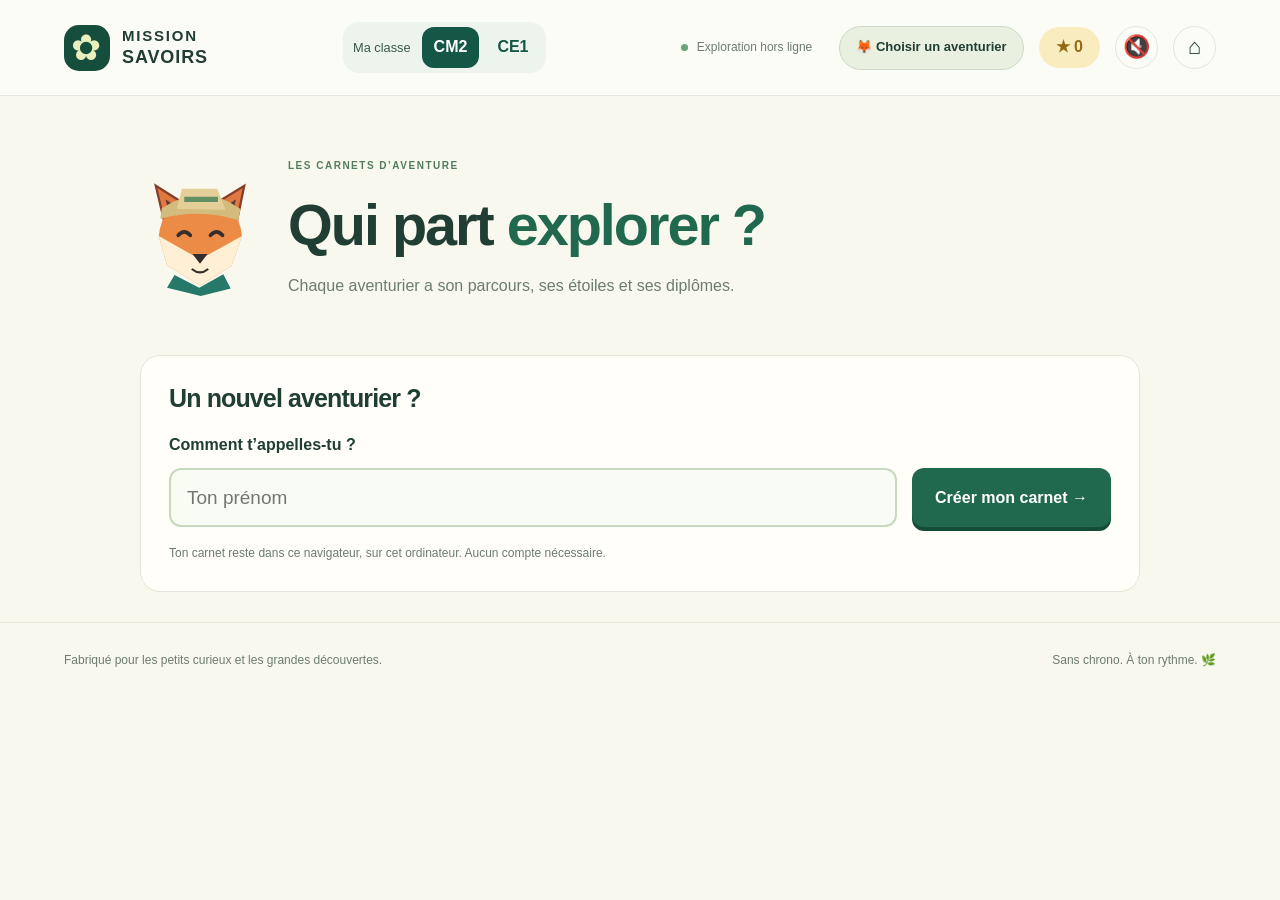
<file: index.html>
<!doctype html>
<html lang="fr">
<head>
<meta charset="UTF-8"><meta name="viewport" content="width=device-width,initial-scale=1">
<meta name="theme-color" content="#145747"><meta name="description" content="Français, maths, histoire, sciences et tous les univers du CM2 : missions, profils, révisions et diplômes, sans connexion.">
<title>Mission Savoirs · CM2 · L'aventure des savoirs</title>
<link rel="stylesheet" href="style.css"><script defer src="questions.js"></script><script defer src="curriculum.js"></script><script defer src="script.js"></script>
</head>
<body>
<header class="topbar"><button class="brand" data-action="home" aria-label="Mission Savoirs, accueil"><span class="brand-icon">✿</span><span>MISSION<span class="brand-sub">SAVOIRS</span></span></button><nav class="class-picker" aria-label="Choisir la classe"><span>Ma classe</span><a href="index.html" aria-current="page">CM2</a><a href="ce1/index.html">CE1</a></nav><div class="header-right"><span class="offline"><i></i> Exploration hors ligne</span><button class="profile-button" id="profile-button" data-action="profiles">🦊 Choisir un aventurier</button><span class="star-counter" id="star-counter">★ 0</span><button id="sound" class="icon-button" aria-label="Activer les sons" title="Activer les sons">🔇</button><button class="icon-button" data-action="home" aria-label="Retour à l'accueil" title="Accueil">⌂</button></div></header>
<main id="app" tabindex="-1"></main>
<footer>Fabriqué pour les petits curieux et les grandes découvertes. <span>Sans chrono. À ton rythme. 🌿</span></footer>
<div id="toast" role="status" aria-live="polite"></div><div id="confetti" aria-hidden="true"></div>
<dialog id="reset-dialog"><h2>Une nouvelle expédition ?</h2><p id="reset-description">Seul le parcours de cet aventurier sera effacé. Les autres profils seront conservés.</p><div class="button-row"><button class="secondary" id="cancel-reset">Garder mon aventure</button><button class="danger" id="confirm-reset">Recommencer mon parcours</button></div></dialog>
</body></html>
</file>
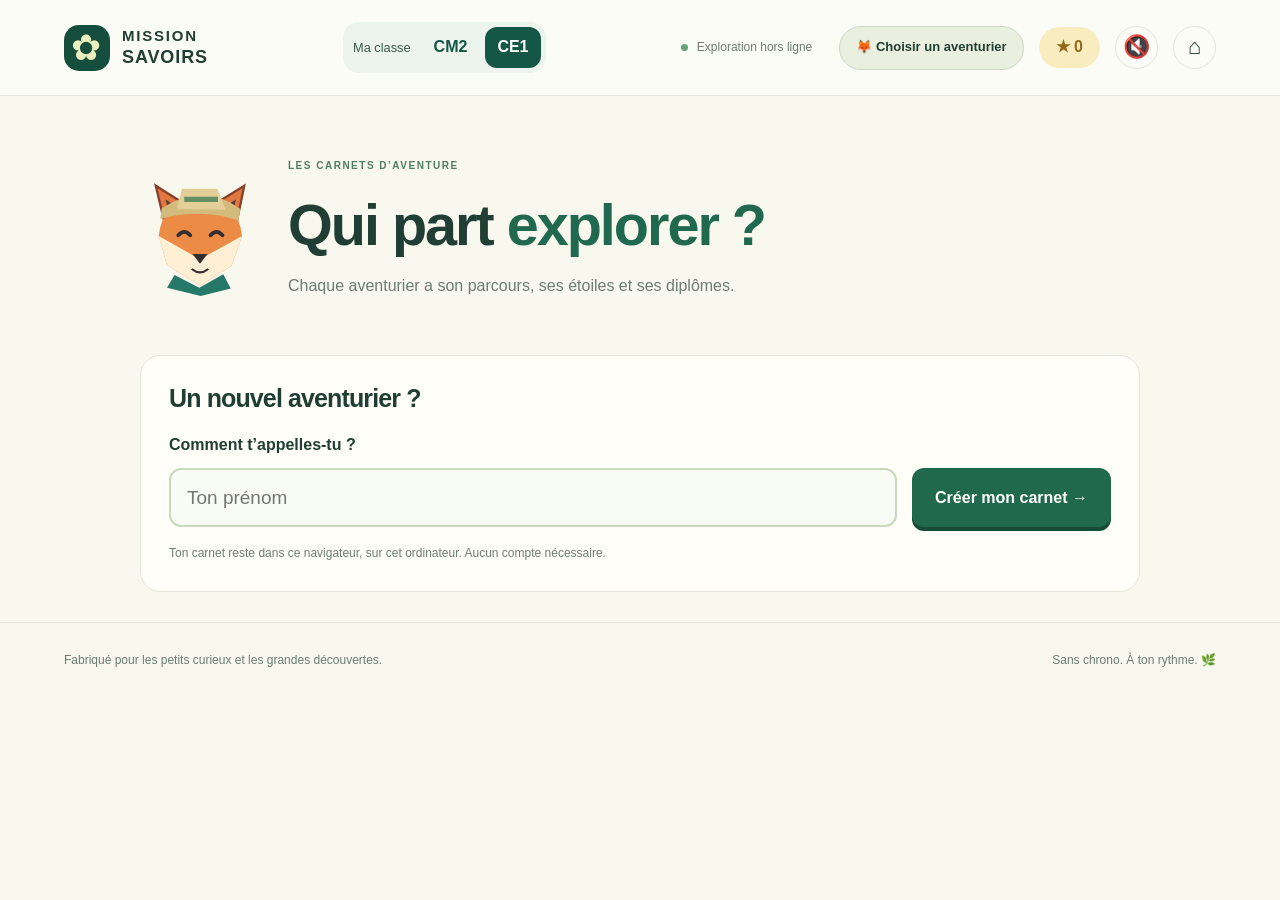
<file: ce1/index.html>
<!doctype html>
<html lang="fr">
<head>
<meta charset="UTF-8"><meta name="viewport" content="width=device-width,initial-scale=1">
<meta name="theme-color" content="#145747"><meta name="description" content="Français, maths, histoire, sciences et tous les univers du CE1 : missions, profils, révisions et diplômes, sans connexion.">
<title>Mission Savoirs · CE1 · L'aventure des savoirs</title>
<link rel="stylesheet" href="../style.css"><script src="grade.js"></script><script defer src="curriculum.js"></script><script defer src="../script.js"></script>
</head>
<body>
<header class="topbar"><button class="brand" data-action="home" aria-label="Mission Savoirs, accueil"><span class="brand-icon">✿</span><span>MISSION<span class="brand-sub">SAVOIRS</span></span></button><nav class="class-picker" aria-label="Choisir la classe"><span>Ma classe</span><a href="../index.html">CM2</a><a href="index.html" aria-current="page">CE1</a></nav><div class="header-right"><span class="offline"><i></i> Exploration hors ligne</span><button class="profile-button" id="profile-button" data-action="profiles">🦊 Choisir un aventurier</button><span class="star-counter" id="star-counter">★ 0</span><button id="sound" class="icon-button" aria-label="Activer les sons" title="Activer les sons">🔇</button><button class="icon-button" data-action="home" aria-label="Retour à l'accueil" title="Accueil">⌂</button></div></header>
<main id="app" tabindex="-1"></main>
<footer>Fabriqué pour les petits curieux et les grandes découvertes. <span>Sans chrono. À ton rythme. 🌿</span></footer>
<div id="toast" role="status" aria-live="polite"></div><div id="confetti" aria-hidden="true"></div>
<dialog id="reset-dialog"><h2>Une nouvelle expédition ?</h2><p id="reset-description">Seul le parcours de cet aventurier sera effacé. Les autres profils seront conservés.</p><div class="button-row"><button class="secondary" id="cancel-reset">Garder mon aventure</button><button class="danger" id="confirm-reset">Recommencer mon parcours</button></div></dialog>
</body></html>
</file>
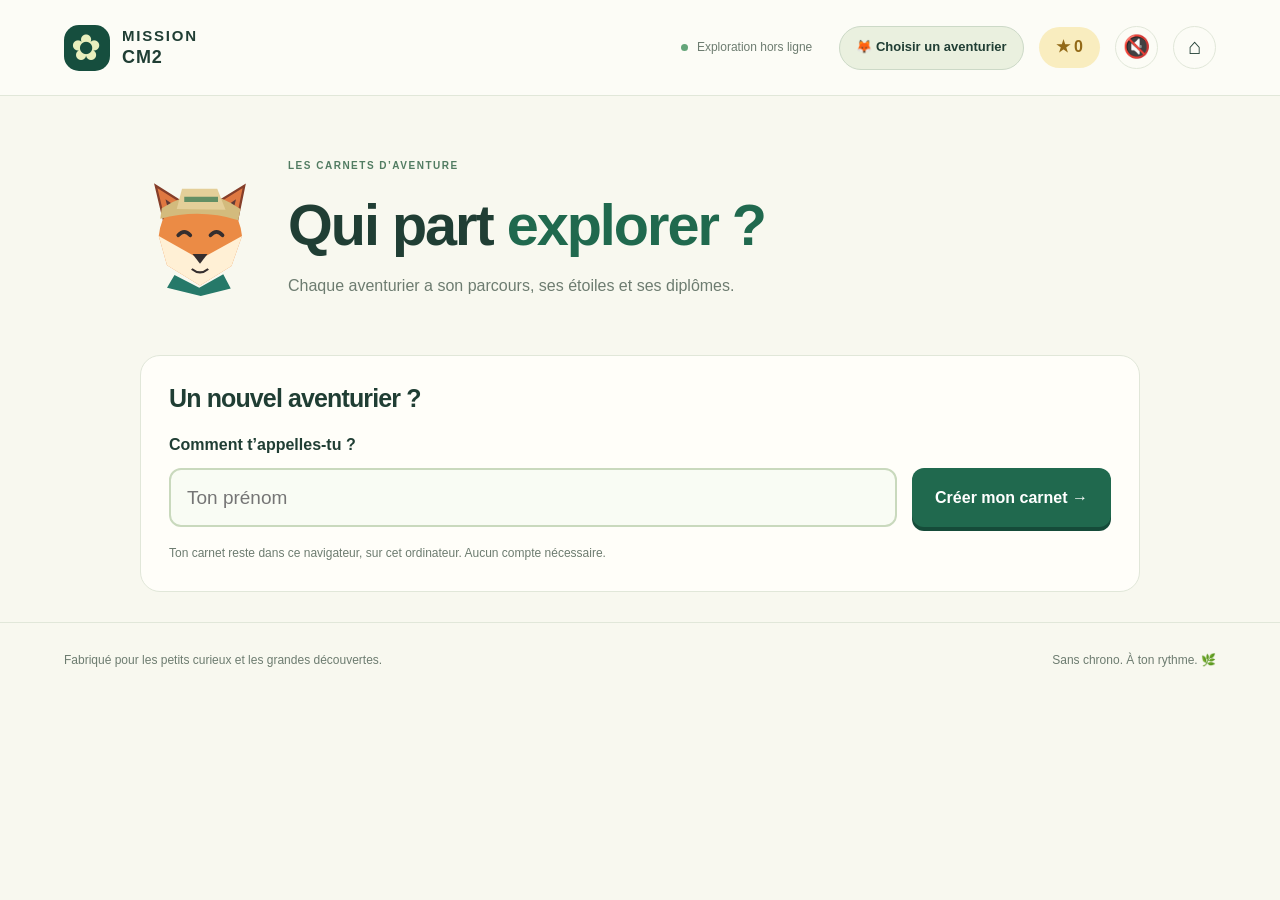
<file: mission-cm2-github/index.html>
<!doctype html>
<html lang="fr">
<head>
<meta charset="UTF-8"><meta name="viewport" content="width=device-width,initial-scale=1">
<meta name="theme-color" content="#145747"><meta name="description" content="Français, maths, histoire, sciences et tous les univers du CM2 : missions, profils, révisions et diplômes, sans connexion.">
<title>Mission CM2 · L'aventure des savoirs</title>
<link rel="stylesheet" href="style.css"><script defer src="questions.js"></script><script defer src="curriculum.js"></script><script defer src="script.js"></script>
</head>
<body>
<header class="topbar"><button class="brand" data-action="home" aria-label="Mission CM2, accueil"><span class="brand-icon">✿</span><span>MISSION<span class="brand-sub">CM2</span></span></button><div class="header-right"><span class="offline"><i></i> Exploration hors ligne</span><button class="profile-button" id="profile-button" data-action="profiles">🦊 Choisir un aventurier</button><span class="star-counter" id="star-counter">★ 0</span><button id="sound" class="icon-button" aria-label="Activer les sons" title="Activer les sons">🔇</button><button class="icon-button" data-action="home" aria-label="Retour à l'accueil" title="Accueil">⌂</button></div></header>
<main id="app" tabindex="-1"></main>
<footer>Fabriqué pour les petits curieux et les grandes découvertes. <span>Sans chrono. À ton rythme. 🌿</span></footer>
<div id="toast" role="status" aria-live="polite"></div><div id="confetti" aria-hidden="true"></div>
<dialog id="reset-dialog"><h2>Une nouvelle expédition ?</h2><p id="reset-description">Seul le parcours de cet aventurier sera effacé. Les autres profils seront conservés.</p><div class="button-row"><button class="secondary" id="cancel-reset">Garder mon aventure</button><button class="danger" id="confirm-reset">Recommencer mon parcours</button></div></dialog>
</body></html>
</file>
<file: style.css>
/* Identité : carnet de terrain, verts profonds et lumière dorée. Aucune police distante. */
:root {
  --ink:#203e34;
  --muted:#6d7c70;
  --green:#20694e;
  --deep:#164e3e;
  --paper:#f8f8ef;
  --line:#e1e7d9;
  --gold:#efbc45;
  --white:#fff;
  --shadow:0 12px 35px #254c3010;
}
* {
  box-sizing:border-box;
}
body {
  margin:0;
  background:var(--paper);
  color:var(--ink);
  font-family:'Trebuchet MS',Arial,sans-serif;
  font-size:16px;
  line-height:1.55;
}
button,input,select,textarea {
  font:inherit;
}
button {
  cursor:pointer;
  touch-action:manipulation;
}
button:disabled {
  cursor:default;
  opacity:.55;
}
button,select,textarea,input {
  -webkit-tap-highlight-color:transparent;
}
button {
  color:inherit;
}
button:focus-visible,a:focus-visible,summary:focus-visible,input:focus-visible,textarea:focus-visible,select:focus-visible {
  outline:3px solid #d28b1f;
  outline-offset:4px;
}
button {
  transition:transform .18s,background .18s,box-shadow .18s;
}
button:not(:disabled):active {
  transform:translateY(2px);
}
button:not(:disabled):hover {
  filter:brightness(.98);
}
h1,h2,h3,p {
  margin-top:0;
}
h1,h2,h3 {
  line-height:1.17;
  letter-spacing:-.035em;
}
h1 {
  font-size:clamp(2.3rem,4.8vw,4.5rem);
  font-weight:800;
}
h2 {
  font-size:1.9rem;
}
h3 {
  font-size:1.2rem;
}
em {
  font-style:normal;
  color:var(--green);
}
.topbar {
  height:96px;
  border-bottom:1px solid var(--line);
  display:flex;
  align-items:center;
  justify-content:space-between;
  padding:0 max(5%,calc((100vw - 1320px)/2));
  background:#fcfcf6;
  gap:15px;
}
.brand {
  display:flex;
  align-items:center;
  gap:12px;
  border:0;
  background:none;
  text-align:left;
  font-weight:900;
  font-size:15px;
  line-height:1.3;
  letter-spacing:.12em;
  padding:0;
}
.brand-sub {
  display:block;
  font-size:18px;
  letter-spacing:.05em;
}
.brand-icon {
  width:46px;
  height:46px;
  display:grid;
  place-items:center;
  background:var(--deep);
  color:#e9efbd;
  border-radius:15px;
  font-size:36px;
  font-weight:400;
}
.header-right {
  display:flex;
  align-items:center;
  gap:15px;
}
.offline {
  font-size:12px;
  color:var(--muted);
  margin-right:12px;
}
.offline i,.eyebrow>span {
  display:inline-block;
  width:7px;
  height:7px;
  border-radius:50%;
  background:#64a579;
  margin-right:6px;
}
.star-counter {
  border-radius:24px;
  background:#f9edbf;
  padding:8px 17px;
  font-weight:800;
  color:#936a18;
  white-space:nowrap;
}
.icon-button {
  background:transparent;
  border:1px solid var(--line);
  border-radius:50%;
  height:43px;
  min-width:43px;
  font-size:22px;
  display:inline-grid;
  place-items:center;
}
.icon-button:hover {
  background:#eaf0e2;
}
main {
  max-width:1320px;
  margin:auto;
  padding:42px 5% 0;
  outline:none;
}
footer {
  max-width:1320px;
  margin:30px auto 0;
  padding:28px 5%;
  border-top:1px solid var(--line);
  font-size:12px;
  color:var(--muted);
  display:flex;
  justify-content:space-between;
  gap:15px;
}
.hero {
  display:grid;
  grid-template-columns:1fr 1fr;
  gap:25px;
  align-items:center;
  padding:15px 0 36px;
}
.hero-copy {
  position:relative;
  z-index:1;
}
.eyebrow {
  font-size:10px;
  letter-spacing:.15em;
  font-weight:800;
  color:#527c62;
  display:block;
  margin-bottom:18px;
}
.hero h1 {
  margin:0 0 21px;
  letter-spacing:-.06em;
  line-height:1.06;
}
.hero p {
  font-size:16px;
  color:#63776a;
  line-height:1.75;
  margin-bottom:25px;
}
.primary,.secondary,.danger {
  display:inline-flex;
  align-items:center;
  justify-content:center;
  gap:12px;
  min-height:50px;
  border-radius:12px;
  padding:13px 22px;
  font-weight:700;
  border:1px solid transparent;
  line-height:1.35;
}
.primary {
  background:var(--green);
  color:#fff;
  box-shadow:0 4px 0 #154b39;
}
.primary:hover {
  background:#2b795b;
  box-shadow:0 6px 0 #154b39;
  transform:translateY(-2px);
}
.primary.start {
  background:#eec24d;
  color:#2b482c;
  box-shadow:0 4px 0 #d5aa34;
  font-size:15px;
  padding:17px 24px;
}
.secondary {
  background:#fff;
  border-color:#ccd9c7;
  color:var(--green);
}
.danger {
  background:#af492f;
  color:#fff;
}
.hero-caption {
  margin-top:19px;
  font-size:10px;
  color:#788272;
}
.hero-caption span {
  padding:0 7px;
  color:#9aaf92;
}
.hero-art {
  position:relative;
  transform:rotate(-2deg);
  margin-right:-10px;
}
.landscape {
  width:100%;
  border-radius:46% 46% 20% 22%;
  display:block;
  filter:drop-shadow(0 14px 12px #43734c10);
}
.art-tag {
  position:absolute;
  bottom:6%;
  left:30%;
  font-size:11px;
  background:#fffdf1;
  border-radius:8px;
  padding:9px 14px;
  box-shadow:var(--shadow);
  transform:rotate(2deg);
  font-weight:bold;
}
.map-marker {
  position:absolute;
  border-radius:50% 50% 50% 0;
  background:#fffef6;
  box-shadow:0 5px 10px #2c6b4a20;
  font-size:23px;
  transform:rotate(-43deg);
  width:48px;
  height:48px;
  display:grid;
  place-items:center;
}
.marker-one {
  top:37%;
  left:26%;
}
.marker-two {
  top:54%;
  right:19%;
}
.progress-card {
  padding:25px 28px;
  display:flex;
  align-items:center;
  gap:28px;
  background:#fffef8;
  border:1px solid #dce4d5;
  border-radius:18px;
  box-shadow:0 5px 0 #e7ecd9;
}
.progress-label {
  display:flex;
  align-items:center;
  gap:12px;
  flex:1.3;
}
.progress-label strong {
  display:block;
  font-size:14px;
}
.progress-label span:not(.compass) {
  font-size:10px;
  color:var(--muted);
  display:block;
  margin-top:4px;
}
.compass {
  font-size:33px;
  color:#7c9a63;
  background:#f0f4e6;
  border-radius:14px;
  width:48px;
  height:48px;
  text-align:center;
}
.progress-meter {
  flex:1;
  min-width:100px;
}
.meter-top {
  display:flex;
  justify-content:space-between;
  font-size:11px;
  margin-bottom:8px;
}
.meter-top span {
  color:var(--muted);
}
progress {
  display:block;
  width:100%;
  height:7px;
  border:0;
  border-radius:8px;
  overflow:hidden;
  appearance:none;
  background:#e8eddf;
  color:#77a15f;
}
progress::-webkit-progress-bar {
  background:#e8eddf;
  border-radius:8px;
}
progress::-webkit-progress-value {
  background:#77a15f;
  border-radius:8px;
}
progress::-moz-progress-bar {
  background:#77a15f;
  border-radius:8px;
}
.stat {
  padding-left:28px;
  border-left:1px solid var(--line);
  white-space:nowrap;
}
.stat strong {
  display:block;
  font-size:24px;
}
.stat:first-of-type strong {
  color:#b78422;
}
.stat small {
  font-size:14px;
  font-weight:400;
  color:var(--muted);
}
.stat span {
  font-size:10px;
  color:var(--muted);
}
.missions-section {
  padding-top:49px;
}
.section-head {
  display:flex;
  align-items:center;
  justify-content:space-between;
  gap:20px;
  margin-bottom:24px;
}
.section-head h2 {
  font-size:26px;
  margin:0;
}
.section-head .eyebrow {
  margin-bottom:10px;
}
.pill {
  border-radius:20px;
  background:#eaf0df;
  border:1px solid #dce6cc;
  padding:7px 12px;
  font-size:10px;
  font-weight:600;
  white-space:nowrap;
  color:#59734c;
}
.mission-grid {
  display:grid;
  grid-template-columns:repeat(5,1fr);
  gap:14px;
}
.mission-card {
  padding:16px 15px 19px;
  border:1px solid #e0e6d7;
  background:#fffef8;
  border-radius:17px;
  text-align:left;
  box-shadow:0 4px 0 #e7ebdc;
  position:relative;
  overflow:hidden;
  min-width:0;
  display:flex;
  flex-direction:column;
}
.mission-card:hover {
  transform:translateY(-5px);
  box-shadow:0 12px 20px #355b3015;
}
.card-top {
  display:flex;
  justify-content:space-between;
  align-items:center;
  color:var(--accent);
  font-size:17px;
}
.mission-number {
  font-size:9px;
  font-weight:bold;
  letter-spacing:.1em;
}
.mission-illustration {
  position:relative;
  height:110px;
  display:grid;
  place-items:center;
  font-size:60px;
  margin:13px 0 18px;
  border-radius:12px;
  background:radial-gradient(ellipse at 50% 75%,#c7debc 0 20%,transparent 21%),linear-gradient(160deg,#eef4e2,#dfebd4);
  text-shadow:0 7px 3px #416f2920;
}
.mission-1 .mission-illustration {
  background:radial-gradient(ellipse at 50% 75%,#e5ceb1 0 20%,transparent 21%),linear-gradient(160deg,#faf1db,#f0e0c9);
}
.mission-2 .mission-illustration {
  background:radial-gradient(ellipse at 50% 75%,#96c7ba 0 20%,transparent 21%),linear-gradient(160deg,#e5f2ec,#c3e0d9);
}
.mission-3 .mission-illustration {
  background:radial-gradient(ellipse at 50% 75%,#c7c5db 0 20%,transparent 21%),linear-gradient(160deg,#f0edf4,#e0dfed);
}
.mission-4 .mission-illustration {
  background:radial-gradient(ellipse at 50% 75%,#e8d69b 0 20%,transparent 21%),linear-gradient(160deg,#fbf3d9,#efe3b9);
}
.decor-leaf {
  position:absolute;
  right:13%;
  top:13%;
  font-size:21px;
  color:var(--accent);
  opacity:.6;
}
.mission-place {
  font-size:9px;
  color:#7d8974;
  line-height:1.4;
  margin-bottom:8px;
}
.mission-card h3 {
  font-size:17px;
  line-height:1.25;
  min-height:43px;
  margin-bottom:20px;
}
.card-bottom {
  font-size:9px;
  display:flex;
  justify-content:space-between;
  gap:5px;
  color:var(--accent);
  font-weight:bold;
  margin-top:auto;
  margin-bottom:11px;
}
.mission-card progress {
  height:4px;
}
.bottom-grid {
  display:grid;
  grid-template-columns:1.55fr 1fr;
  gap:18px;
  margin-top:25px;
}
.challenge-card,.review-card {
  border-radius:16px;
  text-align:left;
  display:flex;
  align-items:center;
  gap:20px;
  padding:24px;
  border:1px solid transparent;
}
.challenge-card {
  background:var(--deep);
  color:#fff;
  position:relative;
  overflow:hidden;
}
.challenge-card:after {
  content:'';
  width:150px;
  height:150px;
  border:1px solid #ffffff12;
  border-radius:50%;
  position:absolute;
  right:-30px;
  bottom:-80px;
}
.challenge-card .eyebrow {
  color:#b7ceb5;
  font-size:8px;
  margin-bottom:7px;
}
.challenge-card h2 {
  font-size:20px;
  margin-bottom:7px;
}
.challenge-card p {
  font-size:11px;
  color:#c3d7c7;
  margin:0;
}
.challenge-icon {
  font-size:46px;
  filter:drop-shadow(0 5px 0 #102e3120);
}
.round-arrow {
  margin-left:auto;
  background:#ffffff14;
  border-radius:50%;
  width:35px;
  height:35px;
  display:grid;
  place-items:center;
  font-size:24px;
  flex-shrink:0;
}
.review-card {
  background:#edeedf;
  border-color:#dfe3cf;
}
.review-card>span {
  font-size:35px;
}
.review-card h3 {
  font-size:17px;
  margin:0 0 8px;
}
.review-card p {
  font-size:11px;
  color:var(--muted);
  margin:0;
}
.review-card b {
  margin-left:auto;
}
.fox-note {
  display:flex;
  align-items:center;
  gap:20px;
  margin-top:29px;
  padding:0 12px;
}
.fox {
  width:76px;
  height:76px;
  flex-shrink:0;
}
.fox-note p {
  margin:0;
  font-size:12px;
  color:var(--muted);
  line-height:1.8;
}
.fox-note strong {
  color:#476448;
  font-size:13px;
}
.signature {
  margin-left:auto;
  font-size:10px;
  color:#7c8e74;
}
.home-tools {
  display:flex;
  justify-content:center;
  gap:15px;
  margin-top:23px;
}
.text-button {
  border:0;
  background:none;
  padding:10px 4px;
  font-size:12px;
  color:#597558;
  min-height:44px;
  text-decoration:none;
}
.text-button:hover {
  text-decoration:underline;
}
.game-shell {
  max-width:950px;
  margin:auto;
}
.game-heading {
  display:flex;
  justify-content:space-between;
  align-items:center;
  margin-bottom:20px;
}
.game-progress {
  display:flex;
  justify-content:space-between;
  flex-wrap:wrap;
  font-size:13px;
  gap:12px;
  margin-bottom:28px;
}
.game-progress progress {
  width:100%;
  height:8px;
}
.game-progress>b {
  color:var(--green);
}
.question-card {
  background:#fffef9;
  border:1px solid var(--line);
  border-radius:25px;
  padding:35px;
  box-shadow:var(--shadow);
}
.question-meta {
  display:flex;
  justify-content:space-between;
  gap:15px;
  align-items:center;
  margin-bottom:13px;
}
.question-meta .eyebrow {
  margin:0;
}
.difficulty {
  font-size:11px;
  color:#8a8d6d;
}
.question-card h1 {
  font-size:clamp(1.5rem,3vw,2.1rem);
  line-height:1.3;
  margin-bottom:27px;
  letter-spacing:-.03em;
}
.choices {
  display:grid;
  grid-template-columns:1fr 1fr;
  gap:13px;
}
.choice {
  border:2px solid #e4e8d9;
  background:#fff;
  border-radius:14px;
  display:flex;
  align-items:center;
  gap:14px;
  padding:17px;
  text-align:left;
  min-height:80px;
  font-size:15px;
}
.choice-key {
  display:grid;
  place-items:center;
  background:#f1f3e9;
  border-radius:9px;
  min-width:32px;
  height:32px;
  font-weight:bold;
  color:#6a8161;
}
.choice-check {
  margin-left:auto;
  font-weight:bold;
  color:var(--green);
}
.choice.chosen {
  border-color:#3e8c65;
  background:#edf7e9;
  box-shadow:0 0 0 1px #3e8c65;
}
.choice.chosen .choice-key {
  background:#387d58;
  color:white;
}
.image-choices .choice {
  min-height:110px;
  font-size:18px;
}
.exercise-actions {
  display:flex;
  align-items:center;
  justify-content:space-between;
  margin-top:29px;
  border-top:1px solid var(--line);
  padding-top:22px;
  gap:15px;
}
.instructions {
  font-size:13px;
  color:#647a68;
  line-height:1.6;
  margin-bottom:18px;
}
.hint {
  padding:14px 18px;
  background:#fff5cf;
  border-radius:12px;
  font-size:14px;
  margin:15px 0 0;
}
.guide-line {
  display:flex;
  align-items:center;
  gap:16px;
  margin-top:20px;
  font-size:13px;
}
.guide-line .fox {
  width:57px;
  height:57px;
}
.guide-line p {
  margin:0;
  color:#658267;
  max-width:470px;
}
.guide-line>span {
  margin-left:auto;
  font-size:11px;
  color:#8c7c3c;
}
.card-bank {
  display:flex;
  flex-wrap:wrap;
  gap:10px;
  padding:20px;
  border:1px dashed #bacdab;
  border-radius:14px;
  background:#f3f6ea;
  margin-bottom:20px;
  min-height:85px;
}
.card-bank>span {
  font-size:13px;
  color:var(--muted);
}
.animal-card {
  background:#fff;
  border:2px solid #dce5d1;
  border-radius:11px;
  padding:12px 15px;
  font-weight:bold;
  font-size:14px;
  min-height:49px;
  box-shadow:0 3px 0 #e3e8d9;
  position:relative;
}
.animal-card[draggable=true] {
  cursor:grab;
}
.animal-card.selected {
  border-color:#b58019;
  background:#fff3c3;
  box-shadow:0 0 0 3px #f4d766;
}
.drop-grid {
  display:grid;
  grid-template-columns:repeat(auto-fit,minmax(175px,1fr));
  gap:13px;
}
.drop-zone {
  border:2px dashed #ccd9c3;
  border-radius:13px;
  min-height:125px;
  background:#fafcf6;
  padding:8px;
}
.drop-target {
  display:flex;
  justify-content:space-between;
  align-items:center;
  width:100%;
  background:#eaf0e0;
  border:0;
  border-radius:7px;
  padding:10px;
  min-height:48px;
  font-size:12px;
  text-align:left;
  gap:10px;
}
.drop-target>span {
  font-size:20px;
  color:#7d9c6b;
}
.placed {
  display:flex;
  flex-wrap:wrap;
  gap:8px;
  padding:10px 0 0;
}
.placed .animal-card {
  font-size:12px;
  padding:9px;
}
.drag-over {
  background:#e4f1d9;
  border-color:#387d58;
}
.nested-wrap {
  border:3px solid #84a5b1;
  border-radius:16px;
  background:#eef7f5;
  padding:18px;
}
.nested-title {
  font-size:12px;
  letter-spacing:.04em;
  font-weight:bold;
  margin-bottom:15px;
  color:#377986;
}
.nested-wrap .drop-zone {
  background:#fffcf0;
  border-color:#dab96d;
}
.order-list {
  max-width:650px;
  margin:auto;
}
.order-row {
  display:flex;
  align-items:center;
  gap:12px;
  background:#f5f7ee;
  border:1px solid #dbe4d0;
  border-radius:12px;
  padding:12px;
  cursor:grab;
}
.order-number {
  width:32px;
  height:32px;
  background:#dce7cd;
  border-radius:50%;
  display:grid;
  place-items:center;
  flex-shrink:0;
  font-weight:bold;
}
.order-name {
  flex:1;
  font-weight:bold;
  font-size:15px;
}
.order-row .icon-button {
  background:white;
  font-size:18px;
  min-width:38px;
  height:38px;
}
.chain-arrow {
  text-align:center;
  font-size:22px;
  color:#70a071;
  height:30px;
  line-height:30px;
}
.word-bank {
  display:flex;
  flex-wrap:wrap;
  gap:9px;
  align-items:center;
  background:#edf2e2;
  padding:14px;
  border-radius:12px;
  font-size:12px;
}
.word-bank span {
  background:white;
  border-radius:6px;
  padding:5px 12px;
  font-weight:bold;
  color:var(--green);
}
.blank-sentence {
  font-size:19px;
  line-height:3;
  margin-top:22px;
}
.blank-sentence select {
  max-width:100%;
  margin:0 6px;
  padding:8px 12px;
  border:2px solid #b6cc9c;
  border-radius:9px;
  background:#fff;
  color:#236247;
  font-size:16px;
}
.free-label {
  display:block;
  font-size:14px;
  margin-bottom:10px;
  font-weight:bold;
}
textarea {
  width:100%;
  resize:vertical;
  border:2px solid #d6e1cc;
  border-radius:14px;
  padding:16px;
  color:var(--ink);
  background:#fcfdf7;
  font-size:16px;
  line-height:1.6;
}
.feedback {
  margin-top:25px;
  padding:23px;
  border-radius:15px;
  animation:arrive .3s ease;
}
.feedback h3 {
  font-size:20px;
  margin-bottom:10px;
  line-height:1.3;
}
.feedback p {
  font-size:15px;
  margin-bottom:14px;
}
.feedback .button-row {
  justify-content:flex-start;
  margin-top:18px;
}
.success {
  background:#e8f3df;
  border:1px solid #b9d3a7;
}
.retry,.model {
  background:#fcf2d4;
  border:1px solid #e7d195;
}
.gentle {
  font-size:12px!important;
  color:#7b7047;
}
.button-row {
  display:flex;
  gap:12px;
  flex-wrap:wrap;
  justify-content:center;
}
.pond-scene {
  height:380px;
  border:1px solid #c2dac5;
  border-radius:24px;
  position:relative;
  overflow:hidden;
  background:radial-gradient(ellipse at 52% 80%,#73bbba 0 53%,transparent 54%),linear-gradient(#cfe9e0 0 25%,#99b677 26% 70%,#629574);
}
.pond-sun {
  position:absolute;
  left:12%;
  top:6%;
  font-size:40px;
}
.pond-reeds {
  position:absolute;
  left:0;
  top:40%;
  font-size:80px;
}
.pond-lily {
  position:absolute;
  left:43%;
  top:50%;
  font-size:35px;
}
.pond-creature {
  position:absolute;
  transform:translate(-50%,-50%);
  background:#fffdf4e6;
  border:2px solid #fff;
  border-radius:12px;
  padding:7px 10px;
  display:flex;
  flex-direction:column;
  align-items:center;
  min-height:60px;
  box-shadow:0 4px 0 #366b5220;
  max-width:135px;
}
.pond-creature:hover {
  transform:translate(-50%,-54%);
}
.pond-creature:active {
  transform:translate(-50%,-50%)!important;
}
.pond-creature>span {
  font-size:30px;
}
.pond-creature>b {
  font-size:10px;
  line-height:1.3;
}
.pond-creature.seen {
  border-color:#26765e;
  background:#f2ffdf;
}
.pond-fact {
  padding:18px;
  background:#e8f4eb;
  border-radius:12px;
  margin:16px 0;
  font-size:14px;
  min-height:85px;
}
.link-workspace {
  position:relative;
  background:#eef4e7;
  border-radius:20px;
  border:1px solid #dbe7ce;
  min-height:300px;
}
.link-svg {
  position:absolute;
  inset:0;
  width:100%;
  height:100%;
  pointer-events:none;
}
.link-nodes {
  display:grid;
  grid-template-columns:repeat(3,1fr);
  gap:85px 40px;
  padding:30px 20px;
}
.link-nodes .animal-card {
  z-index:1;
  width:fit-content;
  justify-self:center;
}
.relations {
  display:flex;
  flex-wrap:wrap;
  gap:8px;
  margin-top:18px;
  font-size:13px;
  color:var(--muted);
  min-height:30px;
}
.relation {
  font-size:12px;
  background:#fff;
  border:1px solid #cbdcc0;
  border-radius:9px;
  padding:9px;
}
.relation span {
  margin-left:5px;
  color:#a05a3d;
}
.restoration {
  height:260px;
  background:linear-gradient(#cdd3cb 50%,#acaa8b 51%);
  border-radius:20px;
  margin-bottom:20px;
  position:relative;
  overflow:hidden;
  transition:background .5s;
}
.restoration.level-1 {
  background:linear-gradient(#cde0d7 50%,#a0af81 51%);
}
.restoration.level-2 {
  background:linear-gradient(#c4e1d4 50%,#85ad72 51%);
}
.restoration.level-3,.restoration.level-4 {
  background:linear-gradient(#c8e9e0 50%,#8cbc78 51%);
}
.restore-sky {
  position:absolute;
  top:10px;
  left:15%;
  font-size:50px;
}
.restore-trees {
  position:absolute;
  top:40px;
  right:8%;
  font-size:60px;
}
.restore-river {
  position:absolute;
  bottom:42px;
  left:10%;
  width:80%;
  text-align:center;
  background:#98c3c1;
  border-radius:50%;
  font-size:30px;
  height:65px;
}
.restore-meadow {
  position:absolute;
  bottom:40px;
  left:5%;
  font-size:35px;
}
.restore-label {
  position:absolute;
  bottom:0;
  background:#fff9;
  width:100%;
  text-align:center;
  font-size:12px;
  padding:9px;
}
.result-card {
  text-align:center;
  max-width:850px;
  margin:auto;
  background:#fffef8;
  border:1px solid var(--line);
  border-radius:25px;
  padding:40px;
}
.result-icon {
  font-size:75px;
  display:block;
  line-height:1.4;
  margin-bottom:15px;
}
.result-card h1 {
  font-size:42px;
}
.result-card p {
  color:#62775f;
}
.badge-earned {
  display:inline-block;
  background:#f8e9b3;
  border:1px solid #e8ca6d;
  padding:15px 24px;
  border-radius:15px;
  font-size:18px;
  font-weight:bold;
  margin-bottom:22px;
}
.result-stats {
  display:grid;
  grid-template-columns:repeat(3,1fr);
  gap:20px;
  margin:20px 0 30px;
}
.result-stats strong {
  display:block;
  font-size:32px;
  color:var(--green);
}
.result-stats span {
  font-size:12px;
  color:var(--muted);
}
.notion-summary {
  text-align:left;
  border-top:1px solid var(--line);
  margin-top:30px;
  padding-top:25px;
}
.notion-summary p {
  font-size:13px;
  margin-bottom:10px;
}
.review-page>h1 {
  margin-bottom:20px;
}
.review-page>.eyebrow {
  margin-top:24px;
}
.review-grid {
  display:grid;
  grid-template-columns:repeat(2,1fr);
  gap:20px;
  margin-top:35px;
}
.review-topic {
  background:#fffef9;
  border:1px solid var(--line);
  border-radius:20px;
  padding:25px;
}
.review-topic>span {
  font-size:35px;
}
.review-topic h2 {
  font-size:23px;
  margin-top:10px;
}
.review-topic>p {
  font-size:13px;
}
.review-topic h3 {
  font-size:15px;
  margin-top:22px;
}
.review-topic .small-notion {
  font-size:12px;
  color:#6b7f65;
}
.review-topic .secondary {
  margin-top:15px;
  font-size:12px;
}
details {
  font-size:13px;
  border-top:1px solid var(--line);
  padding-top:15px;
  margin-top:15px;
}
summary {
  cursor:pointer;
  min-height:35px;
  font-weight:bold;
}
.diploma-tools {
  display:flex;
  justify-content:space-between;
  margin-bottom:22px;
}
.diploma {
  max-width:950px;
  margin:auto;
  background:#fffef5;
  border:12px double #397752;
  padding:35px;
  text-align:center;
  box-shadow:var(--shadow);
  position:relative;
}
.diploma-leaves {
  font-size:35px;
  letter-spacing:15px;
  margin-bottom:12px;
}
.diploma h1 {
  font-family:Georgia,serif;
  font-size:40px;
  margin-bottom:25px;
}
.diploma h2 {
  font-size:32px;
  color:var(--green);
  font-family:Georgia,serif;
}
.diploma p {
  font-size:15px;
  color:#6f8169;
  line-height:1.9;
}
.diploma input {
  display:block;
  border:0;
  border-bottom:1px solid #a7b99a;
  background:transparent;
  text-align:center;
  color:#31573e;
  font-family:Georgia,serif;
  font-size:30px;
  width:80%;
  margin:0 auto 20px;
  max-width:500px;
  border-radius:0;
}
.diploma-seal {
  font-size:65px;
}
.diploma-motto {
  letter-spacing:.12em;
  font-size:12px!important;
}
.diploma-sign {
  display:flex;
  justify-content:space-between;
  font-size:12px;
  color:#6e8563;
  margin-top:30px;
}
.print-note {
  text-align:center;
  color:var(--muted);
  font-size:12px;
  margin:20px;
}
.sr-only {
  position:absolute;
  width:1px;
  height:1px;
  padding:0;
  margin:-1px;
  overflow:hidden;
  clip:rect(0,0,0,0);
  white-space:nowrap;
  border:0;
}
#toast {
  position:fixed;
  bottom:25px;
  left:50%;
  transform:translate(-50%,20px);
  background:#214c3e;
  color:white;
  padding:13px 23px;
  border-radius:13px;
  box-shadow:0 5px 25px #163e3433;
  max-width:90vw;
  width:max-content;
  z-index:50;
  font-size:14px;
  opacity:0;
  pointer-events:none;
  transition:opacity .2s,transform .2s;
}
#toast.visible {
  opacity:1;
  transform:translate(-50%,0);
}
#confetti {
  position:fixed;
  inset:0;
  pointer-events:none;
  z-index:30;
  overflow:hidden;
}
#confetti i {
  position:absolute;
  left:var(--x);
  top:-20px;
  width:9px;
  height:16px;
  animation:fall 1.7s var(--d) ease-in forwards;
  transform:rotate(var(--r));
}
dialog {
  border:1px solid var(--line);
  border-radius:20px;
  max-width:500px;
  padding:30px;
  background:var(--paper);
  color:var(--ink);
  width:90%;
}
dialog::backdrop {
  background:#173f3577;
  backdrop-filter:blur(4px);
}
dialog h2 {
  font-size:26px;
}
.storage-warning {
  background:#fff1ce;
  padding:15px;
  border-radius:12px;
  font-size:13px;
}
@keyframes fall {
  to {
    top:105%;
    transform:rotate(calc(var(--r) + 600deg));
  }
}
@keyframes arrive {
  from {
    opacity:0;
    transform:translateY(10px);
  }
  to {
    opacity:1;
    transform:translateY(0);
  }
}
@media(min-width:1450px) {
  main {
    padding-right:0;
    padding-left:0;
  }
  .topbar {
    padding-left:calc((100vw - 1320px)/2);
    padding-right:calc((100vw - 1320px)/2);
  }
}
@media(max-width:1050px) {
  .mission-grid {
    gap:10px;
  }
  .mission-card {
    padding:13px 11px;
  }
  .mission-card h3 {
    font-size:15px;
  }
  .mission-place {
    font-size:8px;
  }
  .progress-card {
    gap:20px;
    padding:20px;
  }
  .progress-label {
    flex:1;
  }
  .stat {
    padding-left:20px;
  }
  .progress-label strong {
    font-size:12px;
  }
  .compass {
    display:none;
  }
  .section-head .pill {
    font-size:9px;
  }
  .hero h1 {
    font-size:56px;
  }
  .hero-caption {
    font-size:9px;
  }
  .hero-caption span {
    padding:0 3px;
  }
  .bottom-grid {
    grid-template-columns:1.4fr 1fr;
  }
  .challenge-card,.review-card {
    padding:20px;
    gap:12px;
  }
  .challenge-card h2 {
    font-size:18px;
  }
  .review-card h3 {
    font-size:15px;
  }
}
@media(max-width:760px) {
  .topbar {
    height:78px;
    padding:0 5%;
  }
  .offline {
    display:none;
  }
  .header-right {
    gap:8px;
  }
  .brand {
    font-size:10px;
    gap:8px;
  }
  .brand-sub {
    font-size:12px;
  }
  .brand-icon {
    width:36px;
    height:36px;
    border-radius:11px;
    font-size:28px;
  }
  .star-counter {
    font-size:13px;
    padding:6px 11px;
  }
  .icon-button {
    height:38px;
    min-width:38px;
    font-size:20px;
  }
  main {
    padding-top:25px;
  }
  .hero {
    gap:0;
    padding-bottom:30px;
  }
  .hero h1 {
    font-size:43px;
  }
  .hero .eyebrow {
    font-size:8px;
  }
  .hero p {
    font-size:12px;
    line-height:1.7;
  }
  .hero .start {
    font-size:11px;
    padding:14px;
    min-height:48px;
  }
  .hero-caption {
    font-size:8px;
    line-height:1.8;
    max-width:210px;
  }
  .hero-art {
    margin-right:-15px;
    margin-left:-10px;
  }
  .art-tag {
    font-size:8px;
    padding:7px;
    left:20%;
  }
  .map-marker {
    width:32px;
    height:32px;
    font-size:17px;
  }
  .progress-card {
    flex-wrap:wrap;
    padding:18px;
    gap:15px;
  }
  .progress-label {
    flex:1 1 55%;
  }
  .progress-meter {
    flex:1 1 25%;
  }
  .stat {
    border:0;
    padding:0;
    flex:1;
  }
  .stat strong {
    font-size:21px;
    display:inline;
    margin-right:8px;
  }
  .stat span {
    font-size:10px;
  }
  .section-head {
    align-items:flex-start;
  }
  .section-head h2 {
    font-size:23px;
  }
  .section-head .pill {
    display:none;
  }
  .mission-grid {
    grid-template-columns:repeat(3,1fr);
    gap:14px;
  }
  .mission-card {
    padding:14px;
  }
  .mission-card h3 {
    font-size:17px;
    min-height:43px;
  }
  .mission-place {
    font-size:9px;
  }
  .mission-illustration {
    height:95px;
    margin-top:10px;
  }
  .bottom-grid {
    grid-template-columns:1fr;
  }
  .challenge-card,.review-card {
    padding:23px;
  }
  .signature {
    display:none;
  }
  .home-tools {
    flex-wrap:wrap;
  }
  .review-grid {
    grid-template-columns:1fr;
  }
  .question-card {
    padding:25px;
  }
  .guide-line>span {
    display:none;
  }
  .drop-grid {
    grid-template-columns:repeat(2,1fr);
  }
  .link-nodes {
    gap:80px 15px;
    padding:25px 10px;
  }
  .link-nodes .animal-card {
    font-size:12px;
    padding:10px;
  }
  .result-card {
    padding:28px;
  }
  .result-card h1 {
    font-size:34px;
  }
  .diploma {
    padding:25px 15px;
  }
  .diploma h1 {
    font-size:30px;
  }
  .diploma h2 {
    font-size:26px;
  }
  .diploma-sign {
    gap:20px;
  }
  footer {
    font-size:10px;
    flex-direction:column;
    gap:5px;
  }
  .guide-line .fox {
    width:48px;
    height:48px;
  }
  .guide-line p {
    font-size:12px;
  }
}
@media(max-width:480px) {
  .hero {
    grid-template-columns:1fr;
    position:relative;
    padding-top:7px;
  }
  .hero-copy {
    padding-bottom:0;
  }
  .hero h1 {
    font-size:54px;
    max-width:100%;
    margin-bottom:16px;
  }
  .hero p {
    font-size:14px;
  }
  .hero .eyebrow {
    font-size:9px;
  }
  .hero .start {
    font-size:14px;
  }
  .hero-art {
    margin:15px 0 0;
    width:100%;
    height:210px;
    overflow:hidden;
    transform:rotate(0);
  }
  .landscape {
    height:260px;
    position:relative;
    top:-35px;
    object-fit:cover;
    border-radius:35% 35% 18% 18%;
  }
  .hero-caption {
    max-width:none;
    font-size:9px;
  }
  .art-tag {
    font-size:10px;
    left:35%;
    bottom:3%;
  }
  .marker-one {
    top:22%;
    left:23%;
  }
  .marker-two {
    top:40%;
    right:20%;
  }
  .progress-label strong {
    font-size:12px;
  }
  .progress-label span:not(.compass) {
    font-size:9px;
  }
  .progress-label {
    flex-basis:60%;
  }
  .stat strong {
    display:block;
  }
  .stat {
    margin-top:4px;
  }
  .mission-grid {
    grid-template-columns:repeat(2,1fr);
  }
  .mission-card:last-child {
    grid-column:1/-1;
    display:grid;
    grid-template-columns:90px 1fr;
    gap:0 15px;
  }
  .mission-card:last-child .card-top {
    grid-column:1/-1;
  }
  .mission-card:last-child .mission-illustration {
    grid-column:1;
    grid-row:2/6;
    margin:12px 0 4px;
    height:100px;
  }
  .mission-card:last-child .mission-place {
    margin-top:15px;
  }
  .mission-card:last-child h3 {
    min-height:0;
    margin-bottom:12px;
  }
  .mission-card:last-child progress {
    grid-column:2;
  }
  .mission-card:last-child .card-bottom {
    margin-bottom:8px;
  }
  .mission-card h3 {
    font-size:18px;
  }
  .mission-illustration {
    height:104px;
  }
  .section-head h2 {
    font-size:24px;
  }
  .section-head .eyebrow {
    font-size:9px;
  }
  .challenge-icon {
    font-size:35px;
  }
  .challenge-card {
    padding:20px 16px;
  }
  .challenge-card h2 {
    font-size:18px;
  }
  .challenge-card .eyebrow {
    font-size:7px;
  }
  .challenge-card p {
    font-size:10px;
  }
  .fox-note {
    gap:12px;
    padding:0;
  }
  .fox-note .fox {
    width:64px;
    height:64px;
  }
  .fox-note p,.fox-note strong {
    font-size:11px;
  }
  .home-tools {
    gap:5px 15px;
  }
  .choices {
    grid-template-columns:1fr;
  }
  .choice {
    min-height:65px;
    font-size:14px;
    padding:14px;
  }
  .question-card {
    padding:21px 17px;
    border-radius:18px;
  }
  .question-meta {
    align-items:flex-start;
  }
  .question-meta .eyebrow {
    font-size:8px;
    max-width:65%;
  }
  .difficulty {
    font-size:9px;
    white-space:nowrap;
  }
  .question-card h1 {
    font-size:24px;
  }
  .game-heading .pill {
    font-size:9px;
  }
  .game-progress {
    font-size:11px;
  }
  .exercise-actions {
    align-items:stretch;
    flex-direction:column-reverse;
    gap:4px;
  }
  .exercise-actions .text-button {
    align-self:flex-start;
  }
  .drop-grid {
    grid-template-columns:1fr 1fr;
    gap:8px;
  }
  .drop-zone {
    padding:5px;
    min-height:115px;
  }
  .drop-target {
    font-size:10px;
    padding:8px 6px;
  }
  .card-bank {
    gap:8px;
    padding:12px;
  }
  .animal-card {
    font-size:12px;
    padding:11px;
  }
  .nested-wrap {
    padding:10px;
  }
  .nested-wrap .drop-grid {
    grid-template-columns:1fr;
  }
  .nested-title {
    font-size:10px;
  }
  .instructions {
    font-size:12px;
  }
  .order-row {
    gap:7px;
    padding:9px;
  }
  .order-name {
    font-size:12px;
  }
  .order-row .icon-button {
    min-width:34px;
    height:36px;
  }
  .order-number {
    width:25px;
    height:25px;
    font-size:12px;
  }
  .blank-sentence {
    font-size:16px;
  }
  .blank-sentence select {
    padding:8px;
    font-size:14px;
  }
  .feedback {
    padding:18px;
  }
  .feedback h3 {
    font-size:18px;
  }
  .feedback p {
    font-size:14px;
  }
  .pond-scene {
    height:340px;
  }
  .pond-creature {
    max-width:95px;
    padding:6px;
  }
  .pond-creature>b {
    font-size:9px;
  }
  .pond-creature>span {
    font-size:25px;
  }
  .link-nodes {
    grid-template-columns:repeat(2,1fr);
    gap:65px 18px;
    padding:25px 10px;
  }
  .link-nodes .animal-card {
    font-size:11px;
  }
  .restoration {
    height:220px;
  }
  .restore-trees {
    font-size:40px;
  }
  .restore-river {
    font-size:26px;
  }
  .restore-label {
    font-size:10px;
  }
  .result-stats {
    gap:9px;
  }
  .result-stats strong {
    font-size:26px;
  }
  .result-stats span {
    font-size:10px;
    line-height:1.5;
    display:block;
  }
  .result-card {
    padding:25px 18px;
  }
  .result-card h1 {
    font-size:30px;
  }
  .result-card p {
    font-size:14px;
  }
  .badge-earned {
    padding:12px;
    font-size:15px;
  }
  .review-page>h1 {
    font-size:40px;
  }
  .review-page>.button-row {
    justify-content:flex-start;
  }
  .diploma-tools {
    align-items:center;
    gap:10px;
  }
  .diploma-tools .primary {
    font-size:12px;
    padding:12px;
  }
  .diploma {
    border-width:8px;
    padding:25px 10px;
  }
  .diploma h1 {
    font-size:26px;
  }
  .diploma h2 {
    font-size:23px;
  }
  .diploma p {
    font-size:12px;
  }
  .diploma input {
    font-size:23px;
    width:95%;
  }
  .diploma-sign {
    font-size:9px;
  }
  .brand-sub {
    font-size:11px;
  }
  .header-right {
    gap:5px;
  }
}
@media(prefers-reduced-motion:reduce) {
  *,*::before,*::after {
    animation:none!important;
    transition:none!important;
    scroll-behavior:auto!important;
  }
  #confetti {
    display:none;
  }
}
@media print {
  @page {
    size:A4 landscape;
    margin:12mm;
  }
  body {
    background:#fff;
    print-color-adjust:exact;
    -webkit-print-color-adjust:exact;
  }
  .topbar,footer,.diploma-tools,.print-note,#toast,#confetti,dialog {
    display:none!important;
  }
  main {
    max-width:none;
    margin:0;
    padding:0;
  }
  .diploma {
    box-shadow:none;
    width:100%;
    max-width:none;
    min-height:175mm;
    padding:15mm 15mm 8mm;
    break-inside:avoid;
    border:3mm double #397752;
  }
  .diploma-leaves {
    font-size:24px;
    margin-bottom:5px;
  }
  .diploma h1 {
    font-size:32px;
    margin-bottom:15px;
  }
  .diploma h2 {
    font-size:29px;
    margin-bottom:14px;
  }
  .diploma p {
    font-size:13px;
    margin-bottom:12px;
  }
  .diploma input {
    font-size:28px;
    margin-bottom:12px;
    color:#203e34;
  }
  .diploma input::placeholder {
    color:transparent;
  }
  .diploma-seal {
    font-size:45px;
  }
  .diploma-sign {
    margin-top:15px;
  }
}
.animal-card[draggable=true],.order-row {
  touch-action:none;
  user-select:none;
  -webkit-user-select:none;
}
.touch-dragging {
  opacity:.55;
  outline:3px solid #e3b242;
}
.continue-button {
  display:block;
  font-weight:bold;
  margin-top:8px;
}
.order-row.drag-over {
  outline:3px solid #86ad6e;
}
/* Profils locaux : un carnet indépendant par aventurier. */
.profile-button {
  border: 1px solid #ccd9c7;
  border-radius: 24px;
  background: #eaf0df;
  padding: 9px 16px;
  min-height: 44px;
  max-width: 220px;
  overflow: hidden;
  text-overflow: ellipsis;
  white-space: nowrap;
  font-size: 13px;
  font-weight: 700;
}
.adventurer-bar {
  display: flex;
  align-items: center;
  justify-content: space-between;
  gap: 15px;
  padding: 0 0 16px;
  font-size: 14px;
  border-bottom: 1px solid var(--line);
  margin-bottom: 20px;
}
.adventurer-bar strong { overflow-wrap: anywhere; }
.profiles-page { max-width: 1000px; margin: 0 auto; }
.profile-welcome { display: flex; gap: 28px; align-items: center; margin: 20px 0 40px; }
.profile-welcome .fox { width: 120px; height: 120px; }
.profile-welcome h1 { font-size: clamp(2.5rem, 4.5vw, 4rem); margin-bottom: 15px; }
.profile-welcome p, .certificates-page > p { color: var(--muted); }
.profiles-page .section-head h2 { font-size: 24px; }
.profiles-grid { display: grid; grid-template-columns: repeat(auto-fit, minmax(220px, 1fr)); gap: 18px; margin-bottom: 30px; }
.profile-card {
  border: 2px solid var(--line);
  background: #fffef9;
  border-radius: 20px;
  padding: 22px;
  display: flex;
  align-items: flex-start;
  flex-direction: column;
  gap: 13px;
  text-align: left;
  box-shadow: var(--shadow);
  min-width: 0;
}
.profile-card:hover { transform: translateY(-3px); border-color: #91af7a; }
.profile-card.active-profile { border-color: var(--green); background: #f1f7e9; }
.profile-avatar { display: grid; place-items: center; width: 48px; height: 48px; border-radius: 15px; background: #dfebce; color: var(--green); font-size: 24px; font-weight: 800; }
.profile-card strong { font-size: 23px; overflow-wrap: anywhere; max-width: 100%; }
.profile-card > span:not(.profile-avatar) { font-size: 12px; color: #5e785e; }
.profile-form { padding: 28px; border: 1px solid var(--line); border-radius: 20px; background: #fffef9; }
.profile-form h2 { font-size: 25px; margin-bottom: 20px; }
.profile-form label { display: block; font-weight: 700; margin-bottom: 10px; }
.profile-input-row { display: flex; gap: 15px; }
.profile-input-row input { flex: 1; min-width: 0; border: 2px solid #c9d9bd; border-radius: 12px; background: #f9fcf4; padding: 13px 16px; font-size: 19px; color: var(--ink); }
#profile-help { font-size: 12px; color: var(--muted); margin: 17px 0 0; }
#profile-error { color: #994021; font-size: 14px; margin: 12px 0 0; }
#profile-error:empty { display: none; }
.certificates-page { max-width: 1050px; margin: auto; }
.certificates-page > .eyebrow { margin-top: 25px; }
.certificates-page > h1 { font-size: clamp(2.5rem, 4.5vw, 4rem); }
.certificates-grid { display: grid; grid-template-columns: repeat(3, 1fr); gap: 20px; margin-top: 30px; }
.certificate-preview { padding: 25px 18px; border: 5px double #95b27e; background: #fffdf0; border-radius: 12px; text-align: center; display: flex; flex-direction: column; align-items: center; }
.certificate-preview > span { font-size: 48px; }
.certificate-preview h2 { font-size: 18px; margin: 15px 0 8px; }
.certificate-preview h3 { font-size: 20px; margin-bottom: 15px; }
.certificate-preview > p:not(.instructions) { font: 24px Georgia, serif; color: var(--green); overflow-wrap: anywhere; max-width: 100%; }
.certificate-preview .primary, .certificate-preview .secondary, .certificate-preview .text-button { margin-top: auto; font-size: 12px; }
.certificate-pending { background: #f0f1e9; border-color: #d4ddca; }
.final-certificate { border-color: #d1ae50; background: #faf0d2; }
.diploma .diploma-name { font: bold clamp(25px, 4vw, 40px) Georgia, serif; color: var(--green); border-bottom: 1px solid #a7b99a; width: fit-content; max-width: 100%; margin: 0 auto 22px; padding: 0 25px 10px; overflow-wrap: anywhere; }
@media (max-width: 1050px) {
  .topbar .offline { display: none; }
  .certificates-grid { grid-template-columns: repeat(2, 1fr); }
}
@media (max-width: 760px) {
  .profile-button { font-size: 11px; padding: 8px 12px; max-width: 140px; }
  .adventurer-bar { font-size: 12px; }
  .profile-welcome { gap: 15px; }
  .profile-welcome .fox { width: 80px; height: 80px; }
  .profile-input-row { flex-direction: column; }
}
@media (max-width: 480px) {
  .topbar { height: auto; min-height: 78px; padding-top: 12px; padding-bottom: 12px; flex-wrap: wrap; }
  .header-right { flex-wrap: wrap; }
  .profiles-grid, .certificates-grid { grid-template-columns: 1fr; }
  .adventurer-bar { flex-wrap: wrap; gap: 0; }
  .profile-form { padding: 22px; }
  .profile-welcome { align-items: flex-start; }
  .profile-welcome .fox { width: 55px; height: 55px; }
  .profile-welcome h1 { font-size: 36px; }
  .profile-welcome p { font-size: 14px; }
}
@media print {
  .diploma .diploma-name { font-size: 30px; padding-bottom: 6px; margin-bottom: 14px; }
}
.hero .resume-note { font-size: 12px; margin: 15px 0 0; color: #597558; }
/* Mission CM2 : carte des matières et fiches de chapitre. */
.subject-grid { display: grid; grid-template-columns: repeat(3, minmax(0,1fr)); gap: 20px; }
.subject-card { position: relative; overflow: hidden; border: 1px solid #dfe5d7; background: #fffef8; border-radius: 20px; box-shadow: 0 4px 0 #e5eadb; padding: 24px; text-align: left; display: flex; flex-direction: column; min-height: 260px; }
.subject-card::before { content: ''; position: absolute; width: 140px; height: 140px; top: -55px; right: -30px; border-radius: 50%; background: var(--accent); opacity: .09; }
.subject-card:hover { transform: translateY(-4px); box-shadow: 0 12px 24px #284d2714; border-color: var(--accent); }
.subject-card-top { display: flex; justify-content: space-between; align-items: center; margin-bottom: 18px; }
.subject-card-top > span { font-size: 42px; }
.subject-card-top > b { color: var(--accent); font-size: 24px; }
.subject-card .eyebrow { color: var(--accent); font-size: 9px; margin-bottom: 10px; }
.subject-card h3 { font-size: 23px; margin-bottom: 10px; }
.subject-card p { color: var(--muted); font-size: 13px; line-height: 1.6; margin-bottom: 22px; }
.subject-count { display: flex; flex-wrap: wrap; justify-content: space-between; gap: 10px; font-size: 11px; color: var(--accent); margin-top: auto; margin-bottom: 12px; font-weight: 700; }
.subject-count span { color: var(--muted); font-weight: 400; }
.subject-heading { display: flex; gap: 28px; align-items: center; margin: 25px 0 35px; }
.subject-heading > span { width: 110px; height: 110px; border-radius: 28px; background: #e9eedf; display: grid; place-items: center; font-size: 63px; flex-shrink: 0; }
.subject-heading h1 { font-size: clamp(2.1rem,4vw,3.5rem); margin-bottom: 14px; color: var(--accent); }
.subject-heading .eyebrow { margin-bottom: 13px; }
.subject-heading p { font-size: 15px; color: var(--muted); margin-bottom: 0; }
.subject-actions { display: flex; flex-wrap: wrap; gap: 12px; align-items: center; margin: 28px 0 35px; }
.curriculum-missions { grid-template-columns: repeat(3, minmax(0,1fr)); gap: 22px; }
.chapter-card { min-width: 0; display: flex; flex-direction: column; }
.chapter-card .mission-card { flex: 1; width: 100%; padding: 20px; min-height: 290px; }
.chapter-card .mission-card h3 { font-size: 22px; min-height: 0; margin-bottom: 14px; }
.chapter-card .mission-illustration { width: 100%; height: 95px; font-size: 48px; margin: 15px 0 20px; }
.chapter-card .chapter-intro { font-size: 12px; line-height: 1.65; color: var(--muted); margin-bottom: 20px; }
.chapter-card .card-bottom { font-size: 11px; width: 100%; }
.chapter-card .lesson-link { align-self: flex-start; margin: 5px 0 0 8px; font-size: 12px; }
.lesson-page { max-width: 850px; margin: 0 auto; }
.lesson-page > .text-button { margin-bottom: 20px; }
.lesson-points { list-style: none; padding: 0; margin: 30px 0; display: flex; flex-direction: column; gap: 15px; }
.lesson-points li { background: #eef4e5; border-left: 4px solid #91ae76; padding: 18px 22px; border-radius: 0 13px 13px 0; font-size: 17px; line-height: 1.75; }
.inline-lesson { margin: -5px 0 24px; padding: 13px 17px; border: 1px solid #e2e8d8; background: #f5f7ec; border-radius: 12px; font-size: 13px; }
.inline-lesson summary { min-height: 26px; color: var(--green); }
.inline-lesson li { margin: 12px 0; }
.program-page { max-width: 1000px; margin: 0 auto; }
.program-page > .eyebrow { margin-top: 25px; }
.program-page > h1 { font-size: clamp(2.4rem,4.5vw,4rem); }
.program-page > p { color: var(--muted); max-width: 850px; font-size: 15px; line-height: 1.8; }
.program-subject { border: 1px solid #dbe4d0; border-radius: 16px; padding: 19px 22px; background: #fffef9; margin-top: 16px; }
.program-subject > summary { font-size: 18px; min-height: 28px; }
.program-chapters { display: grid; grid-template-columns: repeat(2,minmax(0,1fr)); gap: 15px; margin-top: 20px; }
.program-chapters > article { border-radius: 12px; padding: 18px; border: 1px solid #e3e9db; background: #f7f9f0; }
.program-chapters h3 { font-size: 18px; }
.program-chapters p { font-size: 12px; color: var(--muted); }
.program-chapters .secondary { font-size: 12px; padding: 9px 15px; min-height: 44px; margin-left: 10px; }
.number-form { background: #eff4e6; border: 1px solid #d6e3c8; border-radius: 17px; padding: 24px; }
.number-form > label { display: block; font-size: 15px; font-weight: 700; margin-bottom: 12px; }
.number-form > div { display: flex; align-items: center; gap: 14px; }
.number-form input { background: #fffef8; border: 2px solid #acc996; padding: 15px 20px; border-radius: 13px; color: var(--ink); font-weight: 700; font-size: 28px; width: 100%; min-width: 0; max-width: 350px; }
.number-form > div > span { font-size: 20px; color: var(--green); }
.number-form .instructions { margin: 15px 0 0; }
.sound-activity { background: #f2edf7; border-radius: 13px; padding: 18px; margin-bottom: 23px; }
.sound-activity details { font-size: 12px; margin-top: 13px; padding-top: 12px; }
.sound-activity details p { margin: 8px 0 0; }
.drawing-studio { margin-top: 25px; border-top: 1px solid var(--line); padding-top: 20px; }
.studio-tools { display: flex; flex-wrap: wrap; gap: 14px; align-items: center; margin-bottom: 15px; font-size: 12px; }
.studio-tools label { display: flex; align-items: center; gap: 8px; min-height: 44px; }
.studio-tools input[type=color] { width: 42px; height: 38px; border: 0; background: transparent; padding: 0; cursor: pointer; }
.studio-tools input[type=range] { max-width: 100px; }
.studio-tools button { font-size: 12px; padding: 10px 13px; min-height: 44px; }
#art-canvas { width: 100%; height: auto; background: #fffdf5; border: 2px solid #d3dec8; border-radius: 12px; touch-action: none; cursor: crosshair; display: block; }
#canvas-status { font-size: 12px; color: var(--green); margin-top: 13px; }
.empty-card { padding: 35px; border: 1px dashed #a9c393; background: #edf4e3; border-radius: 20px; margin-top: 25px; text-align: center; line-height: 2; }
.empty-card .primary { margin-top: 20px; }
@media(max-width:1000px) {
 .subject-grid { grid-template-columns: repeat(2,minmax(0,1fr)); }
 .curriculum-missions { grid-template-columns: repeat(2,minmax(0,1fr)); }
 .subject-heading > span { width: 85px; height: 85px; font-size: 50px; }
 .subject-card h3 { font-size: 21px; }
}
@media(max-width:600px) {
 .subject-grid, .curriculum-missions, .program-chapters { grid-template-columns: 1fr; }
 .subject-card { min-height: 0; padding: 22px; }
 .subject-card-top { margin-bottom: 10px; }
 .subject-card h3 { font-size: 24px; }
 .subject-heading { gap: 18px; align-items: flex-start; }
 .subject-heading > span { width: 60px; height: 60px; font-size: 35px; border-radius: 18px; }
 .subject-heading h1 { font-size: 29px; }
 .subject-heading p { font-size: 13px; }
 .subject-actions > button { font-size: 12px; }
 .chapter-card .mission-card { min-height: 0; }
 .chapter-card .mission-card h3 { font-size: 24px; }
 .lesson-points li { font-size: 15px; padding: 15px; }
 .number-form { padding: 19px; }
 .number-form input { font-size: 24px; padding: 13px; }
 .program-subject { padding: 18px; }
 .program-subject > summary { font-size: 15px; }
}
.activity-diagram { margin: 0 0 25px; padding: 10px; background: #f4f7ed; border-radius: 16px; text-align: center; }
.activity-diagram svg { width: min(100%, 400px); max-height: 220px; font: 17px 'Trebuchet MS', Arial, sans-serif; fill: #315e45; }
.progress-label strong { overflow-wrap: anywhere; }

/* Choix de classe commun aux deux parcours. */
.class-picker { display:flex; align-items:center; gap:6px; padding:5px; border-radius:16px; background:#edf3ed; }
.class-picker > span { font-size:.8rem; padding:0 5px; color:#385a4c; }
.class-picker a { padding:8px 12px; border-radius:12px; font-weight:800; color:#145747; text-decoration:none; }
.class-picker a[aria-current="page"] { color:white; background:#145747; }
.class-picker a:focus-visible { outline:3px solid #d88a35; outline-offset:2px; }
@media(max-width:760px) { .topbar { flex-wrap:wrap; gap:10px; } .class-picker { margin-left:auto; } .header-right { flex-wrap:wrap; justify-content:center; } }
</file>
<file: mission-cm2-github/style.css>
/* Identité : carnet de terrain, verts profonds et lumière dorée. Aucune police distante. */
:root {
  --ink:#203e34;
  --muted:#6d7c70;
  --green:#20694e;
  --deep:#164e3e;
  --paper:#f8f8ef;
  --line:#e1e7d9;
  --gold:#efbc45;
  --white:#fff;
  --shadow:0 12px 35px #254c3010;
}
* {
  box-sizing:border-box;
}
body {
  margin:0;
  background:var(--paper);
  color:var(--ink);
  font-family:'Trebuchet MS',Arial,sans-serif;
  font-size:16px;
  line-height:1.55;
}
button,input,select,textarea {
  font:inherit;
}
button {
  cursor:pointer;
  touch-action:manipulation;
}
button:disabled {
  cursor:default;
  opacity:.55;
}
button,select,textarea,input {
  -webkit-tap-highlight-color:transparent;
}
button {
  color:inherit;
}
button:focus-visible,a:focus-visible,summary:focus-visible,input:focus-visible,textarea:focus-visible,select:focus-visible {
  outline:3px solid #d28b1f;
  outline-offset:4px;
}
button {
  transition:transform .18s,background .18s,box-shadow .18s;
}
button:not(:disabled):active {
  transform:translateY(2px);
}
button:not(:disabled):hover {
  filter:brightness(.98);
}
h1,h2,h3,p {
  margin-top:0;
}
h1,h2,h3 {
  line-height:1.17;
  letter-spacing:-.035em;
}
h1 {
  font-size:clamp(2.3rem,4.8vw,4.5rem);
  font-weight:800;
}
h2 {
  font-size:1.9rem;
}
h3 {
  font-size:1.2rem;
}
em {
  font-style:normal;
  color:var(--green);
}
.topbar {
  height:96px;
  border-bottom:1px solid var(--line);
  display:flex;
  align-items:center;
  justify-content:space-between;
  padding:0 max(5%,calc((100vw - 1320px)/2));
  background:#fcfcf6;
  gap:15px;
}
.brand {
  display:flex;
  align-items:center;
  gap:12px;
  border:0;
  background:none;
  text-align:left;
  font-weight:900;
  font-size:15px;
  line-height:1.3;
  letter-spacing:.12em;
  padding:0;
}
.brand-sub {
  display:block;
  font-size:18px;
  letter-spacing:.05em;
}
.brand-icon {
  width:46px;
  height:46px;
  display:grid;
  place-items:center;
  background:var(--deep);
  color:#e9efbd;
  border-radius:15px;
  font-size:36px;
  font-weight:400;
}
.header-right {
  display:flex;
  align-items:center;
  gap:15px;
}
.offline {
  font-size:12px;
  color:var(--muted);
  margin-right:12px;
}
.offline i,.eyebrow>span {
  display:inline-block;
  width:7px;
  height:7px;
  border-radius:50%;
  background:#64a579;
  margin-right:6px;
}
.star-counter {
  border-radius:24px;
  background:#f9edbf;
  padding:8px 17px;
  font-weight:800;
  color:#936a18;
  white-space:nowrap;
}
.icon-button {
  background:transparent;
  border:1px solid var(--line);
  border-radius:50%;
  height:43px;
  min-width:43px;
  font-size:22px;
  display:inline-grid;
  place-items:center;
}
.icon-button:hover {
  background:#eaf0e2;
}
main {
  max-width:1320px;
  margin:auto;
  padding:42px 5% 0;
  outline:none;
}
footer {
  max-width:1320px;
  margin:30px auto 0;
  padding:28px 5%;
  border-top:1px solid var(--line);
  font-size:12px;
  color:var(--muted);
  display:flex;
  justify-content:space-between;
  gap:15px;
}
.hero {
  display:grid;
  grid-template-columns:1fr 1fr;
  gap:25px;
  align-items:center;
  padding:15px 0 36px;
}
.hero-copy {
  position:relative;
  z-index:1;
}
.eyebrow {
  font-size:10px;
  letter-spacing:.15em;
  font-weight:800;
  color:#527c62;
  display:block;
  margin-bottom:18px;
}
.hero h1 {
  margin:0 0 21px;
  letter-spacing:-.06em;
  line-height:1.06;
}
.hero p {
  font-size:16px;
  color:#63776a;
  line-height:1.75;
  margin-bottom:25px;
}
.primary,.secondary,.danger {
  display:inline-flex;
  align-items:center;
  justify-content:center;
  gap:12px;
  min-height:50px;
  border-radius:12px;
  padding:13px 22px;
  font-weight:700;
  border:1px solid transparent;
  line-height:1.35;
}
.primary {
  background:var(--green);
  color:#fff;
  box-shadow:0 4px 0 #154b39;
}
.primary:hover {
  background:#2b795b;
  box-shadow:0 6px 0 #154b39;
  transform:translateY(-2px);
}
.primary.start {
  background:#eec24d;
  color:#2b482c;
  box-shadow:0 4px 0 #d5aa34;
  font-size:15px;
  padding:17px 24px;
}
.secondary {
  background:#fff;
  border-color:#ccd9c7;
  color:var(--green);
}
.danger {
  background:#af492f;
  color:#fff;
}
.hero-caption {
  margin-top:19px;
  font-size:10px;
  color:#788272;
}
.hero-caption span {
  padding:0 7px;
  color:#9aaf92;
}
.hero-art {
  position:relative;
  transform:rotate(-2deg);
  margin-right:-10px;
}
.landscape {
  width:100%;
  border-radius:46% 46% 20% 22%;
  display:block;
  filter:drop-shadow(0 14px 12px #43734c10);
}
.art-tag {
  position:absolute;
  bottom:6%;
  left:30%;
  font-size:11px;
  background:#fffdf1;
  border-radius:8px;
  padding:9px 14px;
  box-shadow:var(--shadow);
  transform:rotate(2deg);
  font-weight:bold;
}
.map-marker {
  position:absolute;
  border-radius:50% 50% 50% 0;
  background:#fffef6;
  box-shadow:0 5px 10px #2c6b4a20;
  font-size:23px;
  transform:rotate(-43deg);
  width:48px;
  height:48px;
  display:grid;
  place-items:center;
}
.marker-one {
  top:37%;
  left:26%;
}
.marker-two {
  top:54%;
  right:19%;
}
.progress-card {
  padding:25px 28px;
  display:flex;
  align-items:center;
  gap:28px;
  background:#fffef8;
  border:1px solid #dce4d5;
  border-radius:18px;
  box-shadow:0 5px 0 #e7ecd9;
}
.progress-label {
  display:flex;
  align-items:center;
  gap:12px;
  flex:1.3;
}
.progress-label strong {
  display:block;
  font-size:14px;
}
.progress-label span:not(.compass) {
  font-size:10px;
  color:var(--muted);
  display:block;
  margin-top:4px;
}
.compass {
  font-size:33px;
  color:#7c9a63;
  background:#f0f4e6;
  border-radius:14px;
  width:48px;
  height:48px;
  text-align:center;
}
.progress-meter {
  flex:1;
  min-width:100px;
}
.meter-top {
  display:flex;
  justify-content:space-between;
  font-size:11px;
  margin-bottom:8px;
}
.meter-top span {
  color:var(--muted);
}
progress {
  display:block;
  width:100%;
  height:7px;
  border:0;
  border-radius:8px;
  overflow:hidden;
  appearance:none;
  background:#e8eddf;
  color:#77a15f;
}
progress::-webkit-progress-bar {
  background:#e8eddf;
  border-radius:8px;
}
progress::-webkit-progress-value {
  background:#77a15f;
  border-radius:8px;
}
progress::-moz-progress-bar {
  background:#77a15f;
  border-radius:8px;
}
.stat {
  padding-left:28px;
  border-left:1px solid var(--line);
  white-space:nowrap;
}
.stat strong {
  display:block;
  font-size:24px;
}
.stat:first-of-type strong {
  color:#b78422;
}
.stat small {
  font-size:14px;
  font-weight:400;
  color:var(--muted);
}
.stat span {
  font-size:10px;
  color:var(--muted);
}
.missions-section {
  padding-top:49px;
}
.section-head {
  display:flex;
  align-items:center;
  justify-content:space-between;
  gap:20px;
  margin-bottom:24px;
}
.section-head h2 {
  font-size:26px;
  margin:0;
}
.section-head .eyebrow {
  margin-bottom:10px;
}
.pill {
  border-radius:20px;
  background:#eaf0df;
  border:1px solid #dce6cc;
  padding:7px 12px;
  font-size:10px;
  font-weight:600;
  white-space:nowrap;
  color:#59734c;
}
.mission-grid {
  display:grid;
  grid-template-columns:repeat(5,1fr);
  gap:14px;
}
.mission-card {
  padding:16px 15px 19px;
  border:1px solid #e0e6d7;
  background:#fffef8;
  border-radius:17px;
  text-align:left;
  box-shadow:0 4px 0 #e7ebdc;
  position:relative;
  overflow:hidden;
  min-width:0;
  display:flex;
  flex-direction:column;
}
.mission-card:hover {
  transform:translateY(-5px);
  box-shadow:0 12px 20px #355b3015;
}
.card-top {
  display:flex;
  justify-content:space-between;
  align-items:center;
  color:var(--accent);
  font-size:17px;
}
.mission-number {
  font-size:9px;
  font-weight:bold;
  letter-spacing:.1em;
}
.mission-illustration {
  position:relative;
  height:110px;
  display:grid;
  place-items:center;
  font-size:60px;
  margin:13px 0 18px;
  border-radius:12px;
  background:radial-gradient(ellipse at 50% 75%,#c7debc 0 20%,transparent 21%),linear-gradient(160deg,#eef4e2,#dfebd4);
  text-shadow:0 7px 3px #416f2920;
}
.mission-1 .mission-illustration {
  background:radial-gradient(ellipse at 50% 75%,#e5ceb1 0 20%,transparent 21%),linear-gradient(160deg,#faf1db,#f0e0c9);
}
.mission-2 .mission-illustration {
  background:radial-gradient(ellipse at 50% 75%,#96c7ba 0 20%,transparent 21%),linear-gradient(160deg,#e5f2ec,#c3e0d9);
}
.mission-3 .mission-illustration {
  background:radial-gradient(ellipse at 50% 75%,#c7c5db 0 20%,transparent 21%),linear-gradient(160deg,#f0edf4,#e0dfed);
}
.mission-4 .mission-illustration {
  background:radial-gradient(ellipse at 50% 75%,#e8d69b 0 20%,transparent 21%),linear-gradient(160deg,#fbf3d9,#efe3b9);
}
.decor-leaf {
  position:absolute;
  right:13%;
  top:13%;
  font-size:21px;
  color:var(--accent);
  opacity:.6;
}
.mission-place {
  font-size:9px;
  color:#7d8974;
  line-height:1.4;
  margin-bottom:8px;
}
.mission-card h3 {
  font-size:17px;
  line-height:1.25;
  min-height:43px;
  margin-bottom:20px;
}
.card-bottom {
  font-size:9px;
  display:flex;
  justify-content:space-between;
  gap:5px;
  color:var(--accent);
  font-weight:bold;
  margin-top:auto;
  margin-bottom:11px;
}
.mission-card progress {
  height:4px;
}
.bottom-grid {
  display:grid;
  grid-template-columns:1.55fr 1fr;
  gap:18px;
  margin-top:25px;
}
.challenge-card,.review-card {
  border-radius:16px;
  text-align:left;
  display:flex;
  align-items:center;
  gap:20px;
  padding:24px;
  border:1px solid transparent;
}
.challenge-card {
  background:var(--deep);
  color:#fff;
  position:relative;
  overflow:hidden;
}
.challenge-card:after {
  content:'';
  width:150px;
  height:150px;
  border:1px solid #ffffff12;
  border-radius:50%;
  position:absolute;
  right:-30px;
  bottom:-80px;
}
.challenge-card .eyebrow {
  color:#b7ceb5;
  font-size:8px;
  margin-bottom:7px;
}
.challenge-card h2 {
  font-size:20px;
  margin-bottom:7px;
}
.challenge-card p {
  font-size:11px;
  color:#c3d7c7;
  margin:0;
}
.challenge-icon {
  font-size:46px;
  filter:drop-shadow(0 5px 0 #102e3120);
}
.round-arrow {
  margin-left:auto;
  background:#ffffff14;
  border-radius:50%;
  width:35px;
  height:35px;
  display:grid;
  place-items:center;
  font-size:24px;
  flex-shrink:0;
}
.review-card {
  background:#edeedf;
  border-color:#dfe3cf;
}
.review-card>span {
  font-size:35px;
}
.review-card h3 {
  font-size:17px;
  margin:0 0 8px;
}
.review-card p {
  font-size:11px;
  color:var(--muted);
  margin:0;
}
.review-card b {
  margin-left:auto;
}
.fox-note {
  display:flex;
  align-items:center;
  gap:20px;
  margin-top:29px;
  padding:0 12px;
}
.fox {
  width:76px;
  height:76px;
  flex-shrink:0;
}
.fox-note p {
  margin:0;
  font-size:12px;
  color:var(--muted);
  line-height:1.8;
}
.fox-note strong {
  color:#476448;
  font-size:13px;
}
.signature {
  margin-left:auto;
  font-size:10px;
  color:#7c8e74;
}
.home-tools {
  display:flex;
  justify-content:center;
  gap:15px;
  margin-top:23px;
}
.text-button {
  border:0;
  background:none;
  padding:10px 4px;
  font-size:12px;
  color:#597558;
  min-height:44px;
  text-decoration:none;
}
.text-button:hover {
  text-decoration:underline;
}
.game-shell {
  max-width:950px;
  margin:auto;
}
.game-heading {
  display:flex;
  justify-content:space-between;
  align-items:center;
  margin-bottom:20px;
}
.game-progress {
  display:flex;
  justify-content:space-between;
  flex-wrap:wrap;
  font-size:13px;
  gap:12px;
  margin-bottom:28px;
}
.game-progress progress {
  width:100%;
  height:8px;
}
.game-progress>b {
  color:var(--green);
}
.question-card {
  background:#fffef9;
  border:1px solid var(--line);
  border-radius:25px;
  padding:35px;
  box-shadow:var(--shadow);
}
.question-meta {
  display:flex;
  justify-content:space-between;
  gap:15px;
  align-items:center;
  margin-bottom:13px;
}
.question-meta .eyebrow {
  margin:0;
}
.difficulty {
  font-size:11px;
  color:#8a8d6d;
}
.question-card h1 {
  font-size:clamp(1.5rem,3vw,2.1rem);
  line-height:1.3;
  margin-bottom:27px;
  letter-spacing:-.03em;
}
.choices {
  display:grid;
  grid-template-columns:1fr 1fr;
  gap:13px;
}
.choice {
  border:2px solid #e4e8d9;
  background:#fff;
  border-radius:14px;
  display:flex;
  align-items:center;
  gap:14px;
  padding:17px;
  text-align:left;
  min-height:80px;
  font-size:15px;
}
.choice-key {
  display:grid;
  place-items:center;
  background:#f1f3e9;
  border-radius:9px;
  min-width:32px;
  height:32px;
  font-weight:bold;
  color:#6a8161;
}
.choice-check {
  margin-left:auto;
  font-weight:bold;
  color:var(--green);
}
.choice.chosen {
  border-color:#3e8c65;
  background:#edf7e9;
  box-shadow:0 0 0 1px #3e8c65;
}
.choice.chosen .choice-key {
  background:#387d58;
  color:white;
}
.image-choices .choice {
  min-height:110px;
  font-size:18px;
}
.exercise-actions {
  display:flex;
  align-items:center;
  justify-content:space-between;
  margin-top:29px;
  border-top:1px solid var(--line);
  padding-top:22px;
  gap:15px;
}
.instructions {
  font-size:13px;
  color:#647a68;
  line-height:1.6;
  margin-bottom:18px;
}
.hint {
  padding:14px 18px;
  background:#fff5cf;
  border-radius:12px;
  font-size:14px;
  margin:15px 0 0;
}
.guide-line {
  display:flex;
  align-items:center;
  gap:16px;
  margin-top:20px;
  font-size:13px;
}
.guide-line .fox {
  width:57px;
  height:57px;
}
.guide-line p {
  margin:0;
  color:#658267;
  max-width:470px;
}
.guide-line>span {
  margin-left:auto;
  font-size:11px;
  color:#8c7c3c;
}
.card-bank {
  display:flex;
  flex-wrap:wrap;
  gap:10px;
  padding:20px;
  border:1px dashed #bacdab;
  border-radius:14px;
  background:#f3f6ea;
  margin-bottom:20px;
  min-height:85px;
}
.card-bank>span {
  font-size:13px;
  color:var(--muted);
}
.animal-card {
  background:#fff;
  border:2px solid #dce5d1;
  border-radius:11px;
  padding:12px 15px;
  font-weight:bold;
  font-size:14px;
  min-height:49px;
  box-shadow:0 3px 0 #e3e8d9;
  position:relative;
}
.animal-card[draggable=true] {
  cursor:grab;
}
.animal-card.selected {
  border-color:#b58019;
  background:#fff3c3;
  box-shadow:0 0 0 3px #f4d766;
}
.drop-grid {
  display:grid;
  grid-template-columns:repeat(auto-fit,minmax(175px,1fr));
  gap:13px;
}
.drop-zone {
  border:2px dashed #ccd9c3;
  border-radius:13px;
  min-height:125px;
  background:#fafcf6;
  padding:8px;
}
.drop-target {
  display:flex;
  justify-content:space-between;
  align-items:center;
  width:100%;
  background:#eaf0e0;
  border:0;
  border-radius:7px;
  padding:10px;
  min-height:48px;
  font-size:12px;
  text-align:left;
  gap:10px;
}
.drop-target>span {
  font-size:20px;
  color:#7d9c6b;
}
.placed {
  display:flex;
  flex-wrap:wrap;
  gap:8px;
  padding:10px 0 0;
}
.placed .animal-card {
  font-size:12px;
  padding:9px;
}
.drag-over {
  background:#e4f1d9;
  border-color:#387d58;
}
.nested-wrap {
  border:3px solid #84a5b1;
  border-radius:16px;
  background:#eef7f5;
  padding:18px;
}
.nested-title {
  font-size:12px;
  letter-spacing:.04em;
  font-weight:bold;
  margin-bottom:15px;
  color:#377986;
}
.nested-wrap .drop-zone {
  background:#fffcf0;
  border-color:#dab96d;
}
.order-list {
  max-width:650px;
  margin:auto;
}
.order-row {
  display:flex;
  align-items:center;
  gap:12px;
  background:#f5f7ee;
  border:1px solid #dbe4d0;
  border-radius:12px;
  padding:12px;
  cursor:grab;
}
.order-number {
  width:32px;
  height:32px;
  background:#dce7cd;
  border-radius:50%;
  display:grid;
  place-items:center;
  flex-shrink:0;
  font-weight:bold;
}
.order-name {
  flex:1;
  font-weight:bold;
  font-size:15px;
}
.order-row .icon-button {
  background:white;
  font-size:18px;
  min-width:38px;
  height:38px;
}
.chain-arrow {
  text-align:center;
  font-size:22px;
  color:#70a071;
  height:30px;
  line-height:30px;
}
.word-bank {
  display:flex;
  flex-wrap:wrap;
  gap:9px;
  align-items:center;
  background:#edf2e2;
  padding:14px;
  border-radius:12px;
  font-size:12px;
}
.word-bank span {
  background:white;
  border-radius:6px;
  padding:5px 12px;
  font-weight:bold;
  color:var(--green);
}
.blank-sentence {
  font-size:19px;
  line-height:3;
  margin-top:22px;
}
.blank-sentence select {
  max-width:100%;
  margin:0 6px;
  padding:8px 12px;
  border:2px solid #b6cc9c;
  border-radius:9px;
  background:#fff;
  color:#236247;
  font-size:16px;
}
.free-label {
  display:block;
  font-size:14px;
  margin-bottom:10px;
  font-weight:bold;
}
textarea {
  width:100%;
  resize:vertical;
  border:2px solid #d6e1cc;
  border-radius:14px;
  padding:16px;
  color:var(--ink);
  background:#fcfdf7;
  font-size:16px;
  line-height:1.6;
}
.feedback {
  margin-top:25px;
  padding:23px;
  border-radius:15px;
  animation:arrive .3s ease;
}
.feedback h3 {
  font-size:20px;
  margin-bottom:10px;
  line-height:1.3;
}
.feedback p {
  font-size:15px;
  margin-bottom:14px;
}
.feedback .button-row {
  justify-content:flex-start;
  margin-top:18px;
}
.success {
  background:#e8f3df;
  border:1px solid #b9d3a7;
}
.retry,.model {
  background:#fcf2d4;
  border:1px solid #e7d195;
}
.gentle {
  font-size:12px!important;
  color:#7b7047;
}
.button-row {
  display:flex;
  gap:12px;
  flex-wrap:wrap;
  justify-content:center;
}
.pond-scene {
  height:380px;
  border:1px solid #c2dac5;
  border-radius:24px;
  position:relative;
  overflow:hidden;
  background:radial-gradient(ellipse at 52% 80%,#73bbba 0 53%,transparent 54%),linear-gradient(#cfe9e0 0 25%,#99b677 26% 70%,#629574);
}
.pond-sun {
  position:absolute;
  left:12%;
  top:6%;
  font-size:40px;
}
.pond-reeds {
  position:absolute;
  left:0;
  top:40%;
  font-size:80px;
}
.pond-lily {
  position:absolute;
  left:43%;
  top:50%;
  font-size:35px;
}
.pond-creature {
  position:absolute;
  transform:translate(-50%,-50%);
  background:#fffdf4e6;
  border:2px solid #fff;
  border-radius:12px;
  padding:7px 10px;
  display:flex;
  flex-direction:column;
  align-items:center;
  min-height:60px;
  box-shadow:0 4px 0 #366b5220;
  max-width:135px;
}
.pond-creature:hover {
  transform:translate(-50%,-54%);
}
.pond-creature:active {
  transform:translate(-50%,-50%)!important;
}
.pond-creature>span {
  font-size:30px;
}
.pond-creature>b {
  font-size:10px;
  line-height:1.3;
}
.pond-creature.seen {
  border-color:#26765e;
  background:#f2ffdf;
}
.pond-fact {
  padding:18px;
  background:#e8f4eb;
  border-radius:12px;
  margin:16px 0;
  font-size:14px;
  min-height:85px;
}
.link-workspace {
  position:relative;
  background:#eef4e7;
  border-radius:20px;
  border:1px solid #dbe7ce;
  min-height:300px;
}
.link-svg {
  position:absolute;
  inset:0;
  width:100%;
  height:100%;
  pointer-events:none;
}
.link-nodes {
  display:grid;
  grid-template-columns:repeat(3,1fr);
  gap:85px 40px;
  padding:30px 20px;
}
.link-nodes .animal-card {
  z-index:1;
  width:fit-content;
  justify-self:center;
}
.relations {
  display:flex;
  flex-wrap:wrap;
  gap:8px;
  margin-top:18px;
  font-size:13px;
  color:var(--muted);
  min-height:30px;
}
.relation {
  font-size:12px;
  background:#fff;
  border:1px solid #cbdcc0;
  border-radius:9px;
  padding:9px;
}
.relation span {
  margin-left:5px;
  color:#a05a3d;
}
.restoration {
  height:260px;
  background:linear-gradient(#cdd3cb 50%,#acaa8b 51%);
  border-radius:20px;
  margin-bottom:20px;
  position:relative;
  overflow:hidden;
  transition:background .5s;
}
.restoration.level-1 {
  background:linear-gradient(#cde0d7 50%,#a0af81 51%);
}
.restoration.level-2 {
  background:linear-gradient(#c4e1d4 50%,#85ad72 51%);
}
.restoration.level-3,.restoration.level-4 {
  background:linear-gradient(#c8e9e0 50%,#8cbc78 51%);
}
.restore-sky {
  position:absolute;
  top:10px;
  left:15%;
  font-size:50px;
}
.restore-trees {
  position:absolute;
  top:40px;
  right:8%;
  font-size:60px;
}
.restore-river {
  position:absolute;
  bottom:42px;
  left:10%;
  width:80%;
  text-align:center;
  background:#98c3c1;
  border-radius:50%;
  font-size:30px;
  height:65px;
}
.restore-meadow {
  position:absolute;
  bottom:40px;
  left:5%;
  font-size:35px;
}
.restore-label {
  position:absolute;
  bottom:0;
  background:#fff9;
  width:100%;
  text-align:center;
  font-size:12px;
  padding:9px;
}
.result-card {
  text-align:center;
  max-width:850px;
  margin:auto;
  background:#fffef8;
  border:1px solid var(--line);
  border-radius:25px;
  padding:40px;
}
.result-icon {
  font-size:75px;
  display:block;
  line-height:1.4;
  margin-bottom:15px;
}
.result-card h1 {
  font-size:42px;
}
.result-card p {
  color:#62775f;
}
.badge-earned {
  display:inline-block;
  background:#f8e9b3;
  border:1px solid #e8ca6d;
  padding:15px 24px;
  border-radius:15px;
  font-size:18px;
  font-weight:bold;
  margin-bottom:22px;
}
.result-stats {
  display:grid;
  grid-template-columns:repeat(3,1fr);
  gap:20px;
  margin:20px 0 30px;
}
.result-stats strong {
  display:block;
  font-size:32px;
  color:var(--green);
}
.result-stats span {
  font-size:12px;
  color:var(--muted);
}
.notion-summary {
  text-align:left;
  border-top:1px solid var(--line);
  margin-top:30px;
  padding-top:25px;
}
.notion-summary p {
  font-size:13px;
  margin-bottom:10px;
}
.review-page>h1 {
  margin-bottom:20px;
}
.review-page>.eyebrow {
  margin-top:24px;
}
.review-grid {
  display:grid;
  grid-template-columns:repeat(2,1fr);
  gap:20px;
  margin-top:35px;
}
.review-topic {
  background:#fffef9;
  border:1px solid var(--line);
  border-radius:20px;
  padding:25px;
}
.review-topic>span {
  font-size:35px;
}
.review-topic h2 {
  font-size:23px;
  margin-top:10px;
}
.review-topic>p {
  font-size:13px;
}
.review-topic h3 {
  font-size:15px;
  margin-top:22px;
}
.review-topic .small-notion {
  font-size:12px;
  color:#6b7f65;
}
.review-topic .secondary {
  margin-top:15px;
  font-size:12px;
}
details {
  font-size:13px;
  border-top:1px solid var(--line);
  padding-top:15px;
  margin-top:15px;
}
summary {
  cursor:pointer;
  min-height:35px;
  font-weight:bold;
}
.diploma-tools {
  display:flex;
  justify-content:space-between;
  margin-bottom:22px;
}
.diploma {
  max-width:950px;
  margin:auto;
  background:#fffef5;
  border:12px double #397752;
  padding:35px;
  text-align:center;
  box-shadow:var(--shadow);
  position:relative;
}
.diploma-leaves {
  font-size:35px;
  letter-spacing:15px;
  margin-bottom:12px;
}
.diploma h1 {
  font-family:Georgia,serif;
  font-size:40px;
  margin-bottom:25px;
}
.diploma h2 {
  font-size:32px;
  color:var(--green);
  font-family:Georgia,serif;
}
.diploma p {
  font-size:15px;
  color:#6f8169;
  line-height:1.9;
}
.diploma input {
  display:block;
  border:0;
  border-bottom:1px solid #a7b99a;
  background:transparent;
  text-align:center;
  color:#31573e;
  font-family:Georgia,serif;
  font-size:30px;
  width:80%;
  margin:0 auto 20px;
  max-width:500px;
  border-radius:0;
}
.diploma-seal {
  font-size:65px;
}
.diploma-motto {
  letter-spacing:.12em;
  font-size:12px!important;
}
.diploma-sign {
  display:flex;
  justify-content:space-between;
  font-size:12px;
  color:#6e8563;
  margin-top:30px;
}
.print-note {
  text-align:center;
  color:var(--muted);
  font-size:12px;
  margin:20px;
}
.sr-only {
  position:absolute;
  width:1px;
  height:1px;
  padding:0;
  margin:-1px;
  overflow:hidden;
  clip:rect(0,0,0,0);
  white-space:nowrap;
  border:0;
}
#toast {
  position:fixed;
  bottom:25px;
  left:50%;
  transform:translate(-50%,20px);
  background:#214c3e;
  color:white;
  padding:13px 23px;
  border-radius:13px;
  box-shadow:0 5px 25px #163e3433;
  max-width:90vw;
  width:max-content;
  z-index:50;
  font-size:14px;
  opacity:0;
  pointer-events:none;
  transition:opacity .2s,transform .2s;
}
#toast.visible {
  opacity:1;
  transform:translate(-50%,0);
}
#confetti {
  position:fixed;
  inset:0;
  pointer-events:none;
  z-index:30;
  overflow:hidden;
}
#confetti i {
  position:absolute;
  left:var(--x);
  top:-20px;
  width:9px;
  height:16px;
  animation:fall 1.7s var(--d) ease-in forwards;
  transform:rotate(var(--r));
}
dialog {
  border:1px solid var(--line);
  border-radius:20px;
  max-width:500px;
  padding:30px;
  background:var(--paper);
  color:var(--ink);
  width:90%;
}
dialog::backdrop {
  background:#173f3577;
  backdrop-filter:blur(4px);
}
dialog h2 {
  font-size:26px;
}
.storage-warning {
  background:#fff1ce;
  padding:15px;
  border-radius:12px;
  font-size:13px;
}
@keyframes fall {
  to {
    top:105%;
    transform:rotate(calc(var(--r) + 600deg));
  }
}
@keyframes arrive {
  from {
    opacity:0;
    transform:translateY(10px);
  }
  to {
    opacity:1;
    transform:translateY(0);
  }
}
@media(min-width:1450px) {
  main {
    padding-right:0;
    padding-left:0;
  }
  .topbar {
    padding-left:calc((100vw - 1320px)/2);
    padding-right:calc((100vw - 1320px)/2);
  }
}
@media(max-width:1050px) {
  .mission-grid {
    gap:10px;
  }
  .mission-card {
    padding:13px 11px;
  }
  .mission-card h3 {
    font-size:15px;
  }
  .mission-place {
    font-size:8px;
  }
  .progress-card {
    gap:20px;
    padding:20px;
  }
  .progress-label {
    flex:1;
  }
  .stat {
    padding-left:20px;
  }
  .progress-label strong {
    font-size:12px;
  }
  .compass {
    display:none;
  }
  .section-head .pill {
    font-size:9px;
  }
  .hero h1 {
    font-size:56px;
  }
  .hero-caption {
    font-size:9px;
  }
  .hero-caption span {
    padding:0 3px;
  }
  .bottom-grid {
    grid-template-columns:1.4fr 1fr;
  }
  .challenge-card,.review-card {
    padding:20px;
    gap:12px;
  }
  .challenge-card h2 {
    font-size:18px;
  }
  .review-card h3 {
    font-size:15px;
  }
}
@media(max-width:760px) {
  .topbar {
    height:78px;
    padding:0 5%;
  }
  .offline {
    display:none;
  }
  .header-right {
    gap:8px;
  }
  .brand {
    font-size:10px;
    gap:8px;
  }
  .brand-sub {
    font-size:12px;
  }
  .brand-icon {
    width:36px;
    height:36px;
    border-radius:11px;
    font-size:28px;
  }
  .star-counter {
    font-size:13px;
    padding:6px 11px;
  }
  .icon-button {
    height:38px;
    min-width:38px;
    font-size:20px;
  }
  main {
    padding-top:25px;
  }
  .hero {
    gap:0;
    padding-bottom:30px;
  }
  .hero h1 {
    font-size:43px;
  }
  .hero .eyebrow {
    font-size:8px;
  }
  .hero p {
    font-size:12px;
    line-height:1.7;
  }
  .hero .start {
    font-size:11px;
    padding:14px;
    min-height:48px;
  }
  .hero-caption {
    font-size:8px;
    line-height:1.8;
    max-width:210px;
  }
  .hero-art {
    margin-right:-15px;
    margin-left:-10px;
  }
  .art-tag {
    font-size:8px;
    padding:7px;
    left:20%;
  }
  .map-marker {
    width:32px;
    height:32px;
    font-size:17px;
  }
  .progress-card {
    flex-wrap:wrap;
    padding:18px;
    gap:15px;
  }
  .progress-label {
    flex:1 1 55%;
  }
  .progress-meter {
    flex:1 1 25%;
  }
  .stat {
    border:0;
    padding:0;
    flex:1;
  }
  .stat strong {
    font-size:21px;
    display:inline;
    margin-right:8px;
  }
  .stat span {
    font-size:10px;
  }
  .section-head {
    align-items:flex-start;
  }
  .section-head h2 {
    font-size:23px;
  }
  .section-head .pill {
    display:none;
  }
  .mission-grid {
    grid-template-columns:repeat(3,1fr);
    gap:14px;
  }
  .mission-card {
    padding:14px;
  }
  .mission-card h3 {
    font-size:17px;
    min-height:43px;
  }
  .mission-place {
    font-size:9px;
  }
  .mission-illustration {
    height:95px;
    margin-top:10px;
  }
  .bottom-grid {
    grid-template-columns:1fr;
  }
  .challenge-card,.review-card {
    padding:23px;
  }
  .signature {
    display:none;
  }
  .home-tools {
    flex-wrap:wrap;
  }
  .review-grid {
    grid-template-columns:1fr;
  }
  .question-card {
    padding:25px;
  }
  .guide-line>span {
    display:none;
  }
  .drop-grid {
    grid-template-columns:repeat(2,1fr);
  }
  .link-nodes {
    gap:80px 15px;
    padding:25px 10px;
  }
  .link-nodes .animal-card {
    font-size:12px;
    padding:10px;
  }
  .result-card {
    padding:28px;
  }
  .result-card h1 {
    font-size:34px;
  }
  .diploma {
    padding:25px 15px;
  }
  .diploma h1 {
    font-size:30px;
  }
  .diploma h2 {
    font-size:26px;
  }
  .diploma-sign {
    gap:20px;
  }
  footer {
    font-size:10px;
    flex-direction:column;
    gap:5px;
  }
  .guide-line .fox {
    width:48px;
    height:48px;
  }
  .guide-line p {
    font-size:12px;
  }
}
@media(max-width:480px) {
  .hero {
    grid-template-columns:1fr;
    position:relative;
    padding-top:7px;
  }
  .hero-copy {
    padding-bottom:0;
  }
  .hero h1 {
    font-size:54px;
    max-width:100%;
    margin-bottom:16px;
  }
  .hero p {
    font-size:14px;
  }
  .hero .eyebrow {
    font-size:9px;
  }
  .hero .start {
    font-size:14px;
  }
  .hero-art {
    margin:15px 0 0;
    width:100%;
    height:210px;
    overflow:hidden;
    transform:rotate(0);
  }
  .landscape {
    height:260px;
    position:relative;
    top:-35px;
    object-fit:cover;
    border-radius:35% 35% 18% 18%;
  }
  .hero-caption {
    max-width:none;
    font-size:9px;
  }
  .art-tag {
    font-size:10px;
    left:35%;
    bottom:3%;
  }
  .marker-one {
    top:22%;
    left:23%;
  }
  .marker-two {
    top:40%;
    right:20%;
  }
  .progress-label strong {
    font-size:12px;
  }
  .progress-label span:not(.compass) {
    font-size:9px;
  }
  .progress-label {
    flex-basis:60%;
  }
  .stat strong {
    display:block;
  }
  .stat {
    margin-top:4px;
  }
  .mission-grid {
    grid-template-columns:repeat(2,1fr);
  }
  .mission-card:last-child {
    grid-column:1/-1;
    display:grid;
    grid-template-columns:90px 1fr;
    gap:0 15px;
  }
  .mission-card:last-child .card-top {
    grid-column:1/-1;
  }
  .mission-card:last-child .mission-illustration {
    grid-column:1;
    grid-row:2/6;
    margin:12px 0 4px;
    height:100px;
  }
  .mission-card:last-child .mission-place {
    margin-top:15px;
  }
  .mission-card:last-child h3 {
    min-height:0;
    margin-bottom:12px;
  }
  .mission-card:last-child progress {
    grid-column:2;
  }
  .mission-card:last-child .card-bottom {
    margin-bottom:8px;
  }
  .mission-card h3 {
    font-size:18px;
  }
  .mission-illustration {
    height:104px;
  }
  .section-head h2 {
    font-size:24px;
  }
  .section-head .eyebrow {
    font-size:9px;
  }
  .challenge-icon {
    font-size:35px;
  }
  .challenge-card {
    padding:20px 16px;
  }
  .challenge-card h2 {
    font-size:18px;
  }
  .challenge-card .eyebrow {
    font-size:7px;
  }
  .challenge-card p {
    font-size:10px;
  }
  .fox-note {
    gap:12px;
    padding:0;
  }
  .fox-note .fox {
    width:64px;
    height:64px;
  }
  .fox-note p,.fox-note strong {
    font-size:11px;
  }
  .home-tools {
    gap:5px 15px;
  }
  .choices {
    grid-template-columns:1fr;
  }
  .choice {
    min-height:65px;
    font-size:14px;
    padding:14px;
  }
  .question-card {
    padding:21px 17px;
    border-radius:18px;
  }
  .question-meta {
    align-items:flex-start;
  }
  .question-meta .eyebrow {
    font-size:8px;
    max-width:65%;
  }
  .difficulty {
    font-size:9px;
    white-space:nowrap;
  }
  .question-card h1 {
    font-size:24px;
  }
  .game-heading .pill {
    font-size:9px;
  }
  .game-progress {
    font-size:11px;
  }
  .exercise-actions {
    align-items:stretch;
    flex-direction:column-reverse;
    gap:4px;
  }
  .exercise-actions .text-button {
    align-self:flex-start;
  }
  .drop-grid {
    grid-template-columns:1fr 1fr;
    gap:8px;
  }
  .drop-zone {
    padding:5px;
    min-height:115px;
  }
  .drop-target {
    font-size:10px;
    padding:8px 6px;
  }
  .card-bank {
    gap:8px;
    padding:12px;
  }
  .animal-card {
    font-size:12px;
    padding:11px;
  }
  .nested-wrap {
    padding:10px;
  }
  .nested-wrap .drop-grid {
    grid-template-columns:1fr;
  }
  .nested-title {
    font-size:10px;
  }
  .instructions {
    font-size:12px;
  }
  .order-row {
    gap:7px;
    padding:9px;
  }
  .order-name {
    font-size:12px;
  }
  .order-row .icon-button {
    min-width:34px;
    height:36px;
  }
  .order-number {
    width:25px;
    height:25px;
    font-size:12px;
  }
  .blank-sentence {
    font-size:16px;
  }
  .blank-sentence select {
    padding:8px;
    font-size:14px;
  }
  .feedback {
    padding:18px;
  }
  .feedback h3 {
    font-size:18px;
  }
  .feedback p {
    font-size:14px;
  }
  .pond-scene {
    height:340px;
  }
  .pond-creature {
    max-width:95px;
    padding:6px;
  }
  .pond-creature>b {
    font-size:9px;
  }
  .pond-creature>span {
    font-size:25px;
  }
  .link-nodes {
    grid-template-columns:repeat(2,1fr);
    gap:65px 18px;
    padding:25px 10px;
  }
  .link-nodes .animal-card {
    font-size:11px;
  }
  .restoration {
    height:220px;
  }
  .restore-trees {
    font-size:40px;
  }
  .restore-river {
    font-size:26px;
  }
  .restore-label {
    font-size:10px;
  }
  .result-stats {
    gap:9px;
  }
  .result-stats strong {
    font-size:26px;
  }
  .result-stats span {
    font-size:10px;
    line-height:1.5;
    display:block;
  }
  .result-card {
    padding:25px 18px;
  }
  .result-card h1 {
    font-size:30px;
  }
  .result-card p {
    font-size:14px;
  }
  .badge-earned {
    padding:12px;
    font-size:15px;
  }
  .review-page>h1 {
    font-size:40px;
  }
  .review-page>.button-row {
    justify-content:flex-start;
  }
  .diploma-tools {
    align-items:center;
    gap:10px;
  }
  .diploma-tools .primary {
    font-size:12px;
    padding:12px;
  }
  .diploma {
    border-width:8px;
    padding:25px 10px;
  }
  .diploma h1 {
    font-size:26px;
  }
  .diploma h2 {
    font-size:23px;
  }
  .diploma p {
    font-size:12px;
  }
  .diploma input {
    font-size:23px;
    width:95%;
  }
  .diploma-sign {
    font-size:9px;
  }
  .brand-sub {
    font-size:11px;
  }
  .header-right {
    gap:5px;
  }
}
@media(prefers-reduced-motion:reduce) {
  *,*::before,*::after {
    animation:none!important;
    transition:none!important;
    scroll-behavior:auto!important;
  }
  #confetti {
    display:none;
  }
}
@media print {
  @page {
    size:A4 landscape;
    margin:12mm;
  }
  body {
    background:#fff;
    print-color-adjust:exact;
    -webkit-print-color-adjust:exact;
  }
  .topbar,footer,.diploma-tools,.print-note,#toast,#confetti,dialog {
    display:none!important;
  }
  main {
    max-width:none;
    margin:0;
    padding:0;
  }
  .diploma {
    box-shadow:none;
    width:100%;
    max-width:none;
    min-height:175mm;
    padding:15mm 15mm 8mm;
    break-inside:avoid;
    border:3mm double #397752;
  }
  .diploma-leaves {
    font-size:24px;
    margin-bottom:5px;
  }
  .diploma h1 {
    font-size:32px;
    margin-bottom:15px;
  }
  .diploma h2 {
    font-size:29px;
    margin-bottom:14px;
  }
  .diploma p {
    font-size:13px;
    margin-bottom:12px;
  }
  .diploma input {
    font-size:28px;
    margin-bottom:12px;
    color:#203e34;
  }
  .diploma input::placeholder {
    color:transparent;
  }
  .diploma-seal {
    font-size:45px;
  }
  .diploma-sign {
    margin-top:15px;
  }
}
.animal-card[draggable=true],.order-row {
  touch-action:none;
  user-select:none;
  -webkit-user-select:none;
}
.touch-dragging {
  opacity:.55;
  outline:3px solid #e3b242;
}
.continue-button {
  display:block;
  font-weight:bold;
  margin-top:8px;
}
.order-row.drag-over {
  outline:3px solid #86ad6e;
}
/* Profils locaux : un carnet indépendant par aventurier. */
.profile-button {
  border: 1px solid #ccd9c7;
  border-radius: 24px;
  background: #eaf0df;
  padding: 9px 16px;
  min-height: 44px;
  max-width: 220px;
  overflow: hidden;
  text-overflow: ellipsis;
  white-space: nowrap;
  font-size: 13px;
  font-weight: 700;
}
.adventurer-bar {
  display: flex;
  align-items: center;
  justify-content: space-between;
  gap: 15px;
  padding: 0 0 16px;
  font-size: 14px;
  border-bottom: 1px solid var(--line);
  margin-bottom: 20px;
}
.adventurer-bar strong { overflow-wrap: anywhere; }
.profiles-page { max-width: 1000px; margin: 0 auto; }
.profile-welcome { display: flex; gap: 28px; align-items: center; margin: 20px 0 40px; }
.profile-welcome .fox { width: 120px; height: 120px; }
.profile-welcome h1 { font-size: clamp(2.5rem, 4.5vw, 4rem); margin-bottom: 15px; }
.profile-welcome p, .certificates-page > p { color: var(--muted); }
.profiles-page .section-head h2 { font-size: 24px; }
.profiles-grid { display: grid; grid-template-columns: repeat(auto-fit, minmax(220px, 1fr)); gap: 18px; margin-bottom: 30px; }
.profile-card {
  border: 2px solid var(--line);
  background: #fffef9;
  border-radius: 20px;
  padding: 22px;
  display: flex;
  align-items: flex-start;
  flex-direction: column;
  gap: 13px;
  text-align: left;
  box-shadow: var(--shadow);
  min-width: 0;
}
.profile-card:hover { transform: translateY(-3px); border-color: #91af7a; }
.profile-card.active-profile { border-color: var(--green); background: #f1f7e9; }
.profile-avatar { display: grid; place-items: center; width: 48px; height: 48px; border-radius: 15px; background: #dfebce; color: var(--green); font-size: 24px; font-weight: 800; }
.profile-card strong { font-size: 23px; overflow-wrap: anywhere; max-width: 100%; }
.profile-card > span:not(.profile-avatar) { font-size: 12px; color: #5e785e; }
.profile-form { padding: 28px; border: 1px solid var(--line); border-radius: 20px; background: #fffef9; }
.profile-form h2 { font-size: 25px; margin-bottom: 20px; }
.profile-form label { display: block; font-weight: 700; margin-bottom: 10px; }
.profile-input-row { display: flex; gap: 15px; }
.profile-input-row input { flex: 1; min-width: 0; border: 2px solid #c9d9bd; border-radius: 12px; background: #f9fcf4; padding: 13px 16px; font-size: 19px; color: var(--ink); }
#profile-help { font-size: 12px; color: var(--muted); margin: 17px 0 0; }
#profile-error { color: #994021; font-size: 14px; margin: 12px 0 0; }
#profile-error:empty { display: none; }
.certificates-page { max-width: 1050px; margin: auto; }
.certificates-page > .eyebrow { margin-top: 25px; }
.certificates-page > h1 { font-size: clamp(2.5rem, 4.5vw, 4rem); }
.certificates-grid { display: grid; grid-template-columns: repeat(3, 1fr); gap: 20px; margin-top: 30px; }
.certificate-preview { padding: 25px 18px; border: 5px double #95b27e; background: #fffdf0; border-radius: 12px; text-align: center; display: flex; flex-direction: column; align-items: center; }
.certificate-preview > span { font-size: 48px; }
.certificate-preview h2 { font-size: 18px; margin: 15px 0 8px; }
.certificate-preview h3 { font-size: 20px; margin-bottom: 15px; }
.certificate-preview > p:not(.instructions) { font: 24px Georgia, serif; color: var(--green); overflow-wrap: anywhere; max-width: 100%; }
.certificate-preview .primary, .certificate-preview .secondary, .certificate-preview .text-button { margin-top: auto; font-size: 12px; }
.certificate-pending { background: #f0f1e9; border-color: #d4ddca; }
.final-certificate { border-color: #d1ae50; background: #faf0d2; }
.diploma .diploma-name { font: bold clamp(25px, 4vw, 40px) Georgia, serif; color: var(--green); border-bottom: 1px solid #a7b99a; width: fit-content; max-width: 100%; margin: 0 auto 22px; padding: 0 25px 10px; overflow-wrap: anywhere; }
@media (max-width: 1050px) {
  .topbar .offline { display: none; }
  .certificates-grid { grid-template-columns: repeat(2, 1fr); }
}
@media (max-width: 760px) {
  .profile-button { font-size: 11px; padding: 8px 12px; max-width: 140px; }
  .adventurer-bar { font-size: 12px; }
  .profile-welcome { gap: 15px; }
  .profile-welcome .fox { width: 80px; height: 80px; }
  .profile-input-row { flex-direction: column; }
}
@media (max-width: 480px) {
  .topbar { height: auto; min-height: 78px; padding-top: 12px; padding-bottom: 12px; flex-wrap: wrap; }
  .header-right { flex-wrap: wrap; }
  .profiles-grid, .certificates-grid { grid-template-columns: 1fr; }
  .adventurer-bar { flex-wrap: wrap; gap: 0; }
  .profile-form { padding: 22px; }
  .profile-welcome { align-items: flex-start; }
  .profile-welcome .fox { width: 55px; height: 55px; }
  .profile-welcome h1 { font-size: 36px; }
  .profile-welcome p { font-size: 14px; }
}
@media print {
  .diploma .diploma-name { font-size: 30px; padding-bottom: 6px; margin-bottom: 14px; }
}
.hero .resume-note { font-size: 12px; margin: 15px 0 0; color: #597558; }
/* Mission CM2 : carte des matières et fiches de chapitre. */
.subject-grid { display: grid; grid-template-columns: repeat(3, minmax(0,1fr)); gap: 20px; }
.subject-card { position: relative; overflow: hidden; border: 1px solid #dfe5d7; background: #fffef8; border-radius: 20px; box-shadow: 0 4px 0 #e5eadb; padding: 24px; text-align: left; display: flex; flex-direction: column; min-height: 260px; }
.subject-card::before { content: ''; position: absolute; width: 140px; height: 140px; top: -55px; right: -30px; border-radius: 50%; background: var(--accent); opacity: .09; }
.subject-card:hover { transform: translateY(-4px); box-shadow: 0 12px 24px #284d2714; border-color: var(--accent); }
.subject-card-top { display: flex; justify-content: space-between; align-items: center; margin-bottom: 18px; }
.subject-card-top > span { font-size: 42px; }
.subject-card-top > b { color: var(--accent); font-size: 24px; }
.subject-card .eyebrow { color: var(--accent); font-size: 9px; margin-bottom: 10px; }
.subject-card h3 { font-size: 23px; margin-bottom: 10px; }
.subject-card p { color: var(--muted); font-size: 13px; line-height: 1.6; margin-bottom: 22px; }
.subject-count { display: flex; flex-wrap: wrap; justify-content: space-between; gap: 10px; font-size: 11px; color: var(--accent); margin-top: auto; margin-bottom: 12px; font-weight: 700; }
.subject-count span { color: var(--muted); font-weight: 400; }
.subject-heading { display: flex; gap: 28px; align-items: center; margin: 25px 0 35px; }
.subject-heading > span { width: 110px; height: 110px; border-radius: 28px; background: #e9eedf; display: grid; place-items: center; font-size: 63px; flex-shrink: 0; }
.subject-heading h1 { font-size: clamp(2.1rem,4vw,3.5rem); margin-bottom: 14px; color: var(--accent); }
.subject-heading .eyebrow { margin-bottom: 13px; }
.subject-heading p { font-size: 15px; color: var(--muted); margin-bottom: 0; }
.subject-actions { display: flex; flex-wrap: wrap; gap: 12px; align-items: center; margin: 28px 0 35px; }
.curriculum-missions { grid-template-columns: repeat(3, minmax(0,1fr)); gap: 22px; }
.chapter-card { min-width: 0; display: flex; flex-direction: column; }
.chapter-card .mission-card { flex: 1; width: 100%; padding: 20px; min-height: 290px; }
.chapter-card .mission-card h3 { font-size: 22px; min-height: 0; margin-bottom: 14px; }
.chapter-card .mission-illustration { width: 100%; height: 95px; font-size: 48px; margin: 15px 0 20px; }
.chapter-card .chapter-intro { font-size: 12px; line-height: 1.65; color: var(--muted); margin-bottom: 20px; }
.chapter-card .card-bottom { font-size: 11px; width: 100%; }
.chapter-card .lesson-link { align-self: flex-start; margin: 5px 0 0 8px; font-size: 12px; }
.lesson-page { max-width: 850px; margin: 0 auto; }
.lesson-page > .text-button { margin-bottom: 20px; }
.lesson-points { list-style: none; padding: 0; margin: 30px 0; display: flex; flex-direction: column; gap: 15px; }
.lesson-points li { background: #eef4e5; border-left: 4px solid #91ae76; padding: 18px 22px; border-radius: 0 13px 13px 0; font-size: 17px; line-height: 1.75; }
.inline-lesson { margin: -5px 0 24px; padding: 13px 17px; border: 1px solid #e2e8d8; background: #f5f7ec; border-radius: 12px; font-size: 13px; }
.inline-lesson summary { min-height: 26px; color: var(--green); }
.inline-lesson li { margin: 12px 0; }
.program-page { max-width: 1000px; margin: 0 auto; }
.program-page > .eyebrow { margin-top: 25px; }
.program-page > h1 { font-size: clamp(2.4rem,4.5vw,4rem); }
.program-page > p { color: var(--muted); max-width: 850px; font-size: 15px; line-height: 1.8; }
.program-subject { border: 1px solid #dbe4d0; border-radius: 16px; padding: 19px 22px; background: #fffef9; margin-top: 16px; }
.program-subject > summary { font-size: 18px; min-height: 28px; }
.program-chapters { display: grid; grid-template-columns: repeat(2,minmax(0,1fr)); gap: 15px; margin-top: 20px; }
.program-chapters > article { border-radius: 12px; padding: 18px; border: 1px solid #e3e9db; background: #f7f9f0; }
.program-chapters h3 { font-size: 18px; }
.program-chapters p { font-size: 12px; color: var(--muted); }
.program-chapters .secondary { font-size: 12px; padding: 9px 15px; min-height: 44px; margin-left: 10px; }
.number-form { background: #eff4e6; border: 1px solid #d6e3c8; border-radius: 17px; padding: 24px; }
.number-form > label { display: block; font-size: 15px; font-weight: 700; margin-bottom: 12px; }
.number-form > div { display: flex; align-items: center; gap: 14px; }
.number-form input { background: #fffef8; border: 2px solid #acc996; padding: 15px 20px; border-radius: 13px; color: var(--ink); font-weight: 700; font-size: 28px; width: 100%; min-width: 0; max-width: 350px; }
.number-form > div > span { font-size: 20px; color: var(--green); }
.number-form .instructions { margin: 15px 0 0; }
.sound-activity { background: #f2edf7; border-radius: 13px; padding: 18px; margin-bottom: 23px; }
.sound-activity details { font-size: 12px; margin-top: 13px; padding-top: 12px; }
.sound-activity details p { margin: 8px 0 0; }
.drawing-studio { margin-top: 25px; border-top: 1px solid var(--line); padding-top: 20px; }
.studio-tools { display: flex; flex-wrap: wrap; gap: 14px; align-items: center; margin-bottom: 15px; font-size: 12px; }
.studio-tools label { display: flex; align-items: center; gap: 8px; min-height: 44px; }
.studio-tools input[type=color] { width: 42px; height: 38px; border: 0; background: transparent; padding: 0; cursor: pointer; }
.studio-tools input[type=range] { max-width: 100px; }
.studio-tools button { font-size: 12px; padding: 10px 13px; min-height: 44px; }
#art-canvas { width: 100%; height: auto; background: #fffdf5; border: 2px solid #d3dec8; border-radius: 12px; touch-action: none; cursor: crosshair; display: block; }
#canvas-status { font-size: 12px; color: var(--green); margin-top: 13px; }
.empty-card { padding: 35px; border: 1px dashed #a9c393; background: #edf4e3; border-radius: 20px; margin-top: 25px; text-align: center; line-height: 2; }
.empty-card .primary { margin-top: 20px; }
@media(max-width:1000px) {
 .subject-grid { grid-template-columns: repeat(2,minmax(0,1fr)); }
 .curriculum-missions { grid-template-columns: repeat(2,minmax(0,1fr)); }
 .subject-heading > span { width: 85px; height: 85px; font-size: 50px; }
 .subject-card h3 { font-size: 21px; }
}
@media(max-width:600px) {
 .subject-grid, .curriculum-missions, .program-chapters { grid-template-columns: 1fr; }
 .subject-card { min-height: 0; padding: 22px; }
 .subject-card-top { margin-bottom: 10px; }
 .subject-card h3 { font-size: 24px; }
 .subject-heading { gap: 18px; align-items: flex-start; }
 .subject-heading > span { width: 60px; height: 60px; font-size: 35px; border-radius: 18px; }
 .subject-heading h1 { font-size: 29px; }
 .subject-heading p { font-size: 13px; }
 .subject-actions > button { font-size: 12px; }
 .chapter-card .mission-card { min-height: 0; }
 .chapter-card .mission-card h3 { font-size: 24px; }
 .lesson-points li { font-size: 15px; padding: 15px; }
 .number-form { padding: 19px; }
 .number-form input { font-size: 24px; padding: 13px; }
 .program-subject { padding: 18px; }
 .program-subject > summary { font-size: 15px; }
}
.activity-diagram { margin: 0 0 25px; padding: 10px; background: #f4f7ed; border-radius: 16px; text-align: center; }
.activity-diagram svg { width: min(100%, 400px); max-height: 220px; font: 17px 'Trebuchet MS', Arial, sans-serif; fill: #315e45; }
.progress-label strong { overflow-wrap: anywhere; }
</file>
